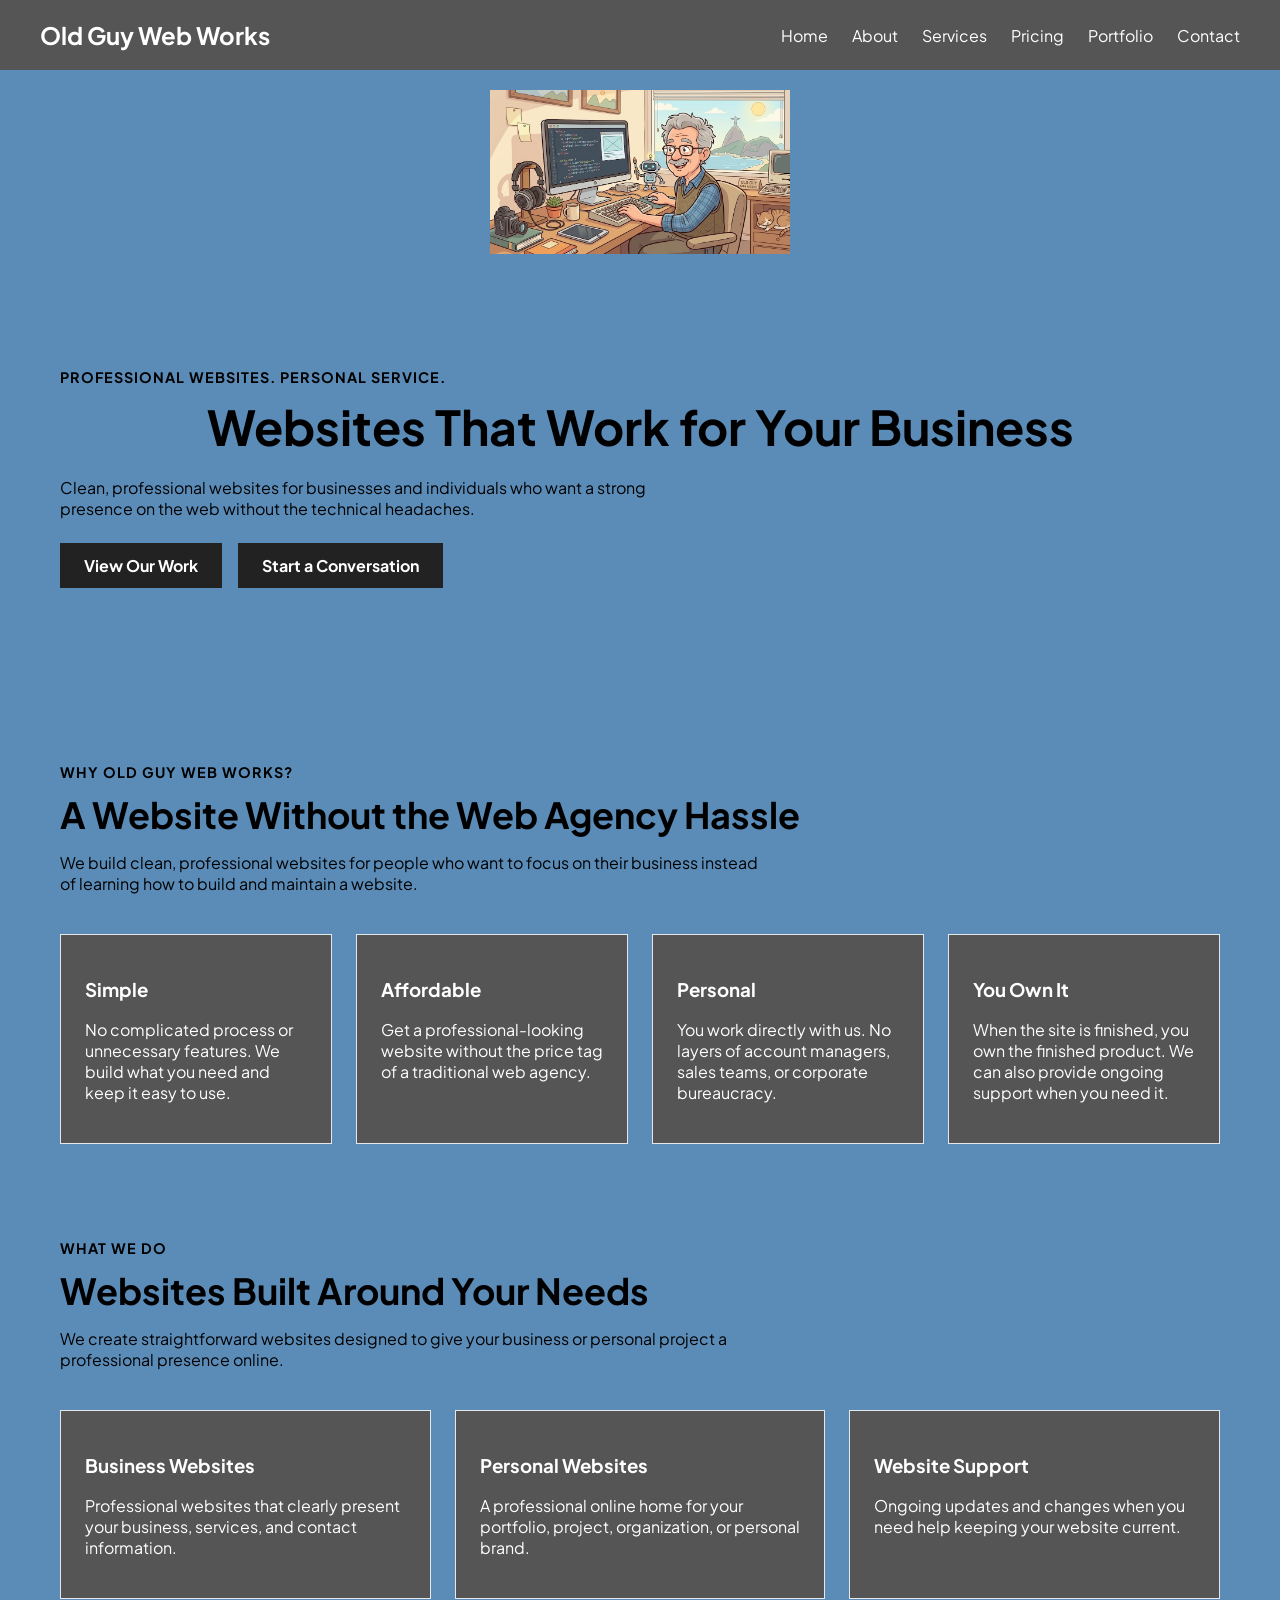
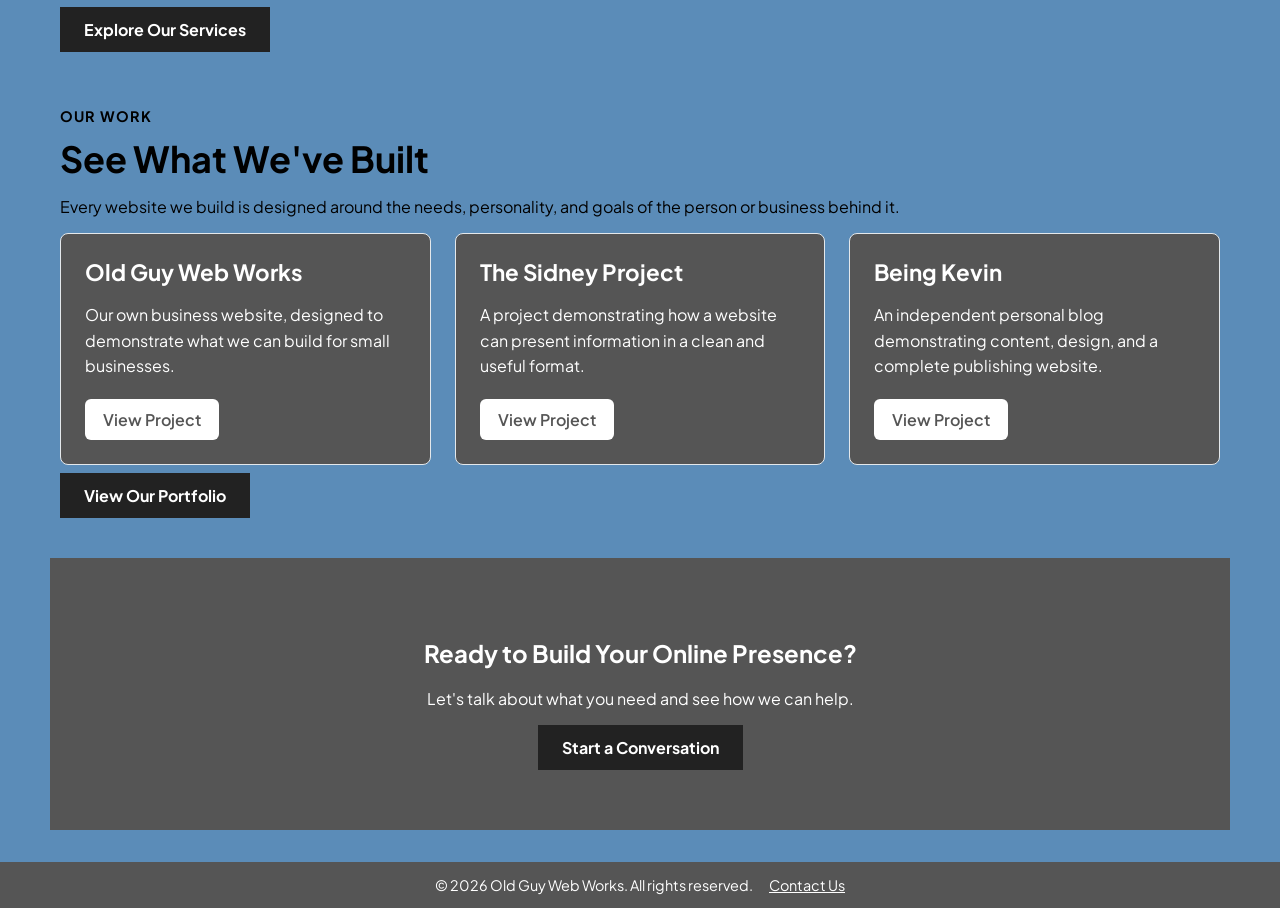
<file: index.html>
<!DOCTYPE html>
<html lang="en">

<!-- Design note we build all the HTML structure first before we start css styles -->
<!-- head , body, main, footer with all sections in the main section-->
 
<head>
    <!-- Tells the browser how to interpret the characters in the page.-->
    <meta charset="UTF-8">  

    <!-- This is essential for responsive websites. It tells mobile browsers to use the device's actual screen width.-->
    <meta name="viewport" content="width=device-width, initial-scale=1.0">

    <!--Appears in the browser tab and provides an important title for search engines-->
    <title>Old Guy Web Works | Professional Websites for Small Businesses</title>

    <!-- Google Fonts -->
    <link rel="preconnect" href="https://fonts.googleapis.com">
    <link rel="preconnect" href="https://fonts.gstatic.com" crossorigin>
    <link href="https://fonts.googleapis.com/css2?family=Plus+Jakarta+Sans:wght@400;600;700&display=swap" rel="stylesheet">

    <!-- Connects the HTML page to the external CSS stylesheet. -->
    <link rel="stylesheet" href="style/style.css">
</head>

<body>
    <!-- The header is the top section of the page, usually containing the logo and navigation links. -->
    <!-- The "site-header" class is used for styling the header section. -->
    <header class="site-header">

        <!-- The container is used to center the content and provide a maximum width. -->
        <div class="container">

            <!-- The site logo is a link to the homepage. -->
            <a class="site-logo" href="index.html">
                Old Guy Web Works
            </a>

            <!-- The navigation links for the main sections of the website. -->
            <!-- Each a tag represents a link to a different page. -->
            <nav class="site-nav">
                <a href="index.html">Home</a>
                <a href="about.html">About</a>
                <a href="services.html">Services</a>
                <a href="pricing.html">Pricing</a>
                <a href="portfolio.html">Portfolio</a>
                <a href="contact.html">Contact</a>
            </nav>

        </div>

    </header>

    <main>
        <img src="./Images/oldanimatedguy.jpg" alt="Animated Old Guy" class="hero-image">
        <!-- The main content area of the page. -->
        <!-- The hero section is the main visual area of the page. -->
        <section class="hero">

            <!-- The container is used to center the content and provide a maximum width. -->
            <div class="container">

                <!-- The eyebrow text provides context for the main heading. -->
                <p class="hero-eyebrow">Professional Websites. Personal Service.</p>

                <!-- The main heading for the hero section. -->
                <h1>Websites That Work for Your Business</h1>

                <!-- The supporting text for the hero section. -->
                <p class="hero-text">
                    Clean, professional websites for businesses and individuals
                    who want a strong presence on the web without the technical
                    headaches.
                </p>

                <!-- The action buttons for the hero section. -->
                <div class="hero-actions">
                    <a class="button" href="portfolio.html">View Our Work</a>
                    <a class="button button-dark" href="contact.html">Start a Conversation</a>
                </div>

            </div>

        </section>
        
        <!-- Explains why customers should choose Old Guy Web Works. -->
        <section class="why-us">

            <!-- The container is used to center the content and provide a maximum width. -->
            <div class="container">

                <!-- Introduces the purpose of this section. -->
                <p class="section-eyebrow">Why Old Guy Web Works?</p>

                <!-- The main heading for this section. -->
                <h2>A Website Without the Web Agency Hassle</h2>

                <!-- Supporting explanation of our approach. -->
                <p class="section-intro">
                    We build clean, professional websites for people who want
                    to focus on their business instead of learning how to
                    build and maintain a website.
                </p>

                <!-- Contains the individual benefits of working with us. -->
                <div class="why-us-grid">

                    <!-- Individual benefit. -->
                    <article class="why-us-card">
                        <h3>Simple</h3>
                        <p>
                            No complicated process or unnecessary features.
                            We build what you need and keep it easy to use.
                        </p>
                    </article>

                    <!-- Individual benefit. -->
                    <article class="why-us-card">
                        <h3>Affordable</h3>
                        <p>
                            Get a professional-looking website without the
                            price tag of a traditional web agency.
                        </p>
                    </article>

                    <!-- Individual benefit. -->
                    <article class="why-us-card">
                        <h3>Personal</h3>
                        <p>
                            You work directly with us. No layers of account
                            managers, sales teams, or corporate bureaucracy.
                        </p>
                    </article>

                    <!-- Individual benefit. -->
                    <article class="why-us-card">
                        <h3>You Own It</h3>
                        <p>
                            When the site is finished, you own the finished
                            product. We can also provide ongoing support when
                            you need it.
                        </p>
                    </article>

                </div>

            </div>

        </section>
        <!-- Gives visitors a quick overview of the services we provide. -->
        <section class="services-preview">

            <!-- The container is used to center the content and provide a maximum width. -->
            <div class="container">

                <!-- Introduces the purpose of this section. -->
                <p class="section-eyebrow">What We Do</p>

                <!-- The main heading for this section. -->
                <h2>Websites Built Around Your Needs</h2>

                <!-- Supporting explanation of our services. -->
                <p class="section-intro">
                    We create straightforward websites designed to give your
                    business or personal project a professional presence online.
                </p>

                <!-- Contains the individual services. -->
                <div class="services-grid">

                    <!-- Individual service. -->
                    <article class="service-card">
                        <h3>Business Websites</h3>
                        <p>
                            Professional websites that clearly present your
                            business, services, and contact information.
                        </p>
                    </article>

                    <!-- Individual service. -->
                    <article class="service-card">
                        <h3>Personal Websites</h3>
                        <p>
                            A professional online home for your portfolio,
                            project, organization, or personal brand.
                        </p>
                    </article>

                    <!-- Individual service. -->
                    <article class="service-card">
                        <h3>Website Support</h3>
                        <p>
                            Ongoing updates and changes when you need help
                            keeping your website current.
                        </p>
                    </article>

                </div>

                <!-- Links visitors to the full services page. -->
                <a class="button" href="services.html">Explore Our Services</a>

            </div>

        </section>
                <!-- Gives visitors a preview of completed projects. -->
        <section class="portfolio-preview">

            <!-- The container is used to center the content and provide a maximum width. -->
            <div class="container">

                <!-- Introduces the purpose of this section. -->
                <p class="section-eyebrow">Our Work</p>

                <!-- The main heading for this section. -->
                <h2>See What We've Built</h2>

                <!-- Supporting explanation of our portfolio. -->
                <p class="section-intro">
                    Every website we build is designed around the needs,
                    personality, and goals of the person or business behind it.
                </p>

                <!-- Contains previews of selected projects. -->
                <div class="portfolio-grid">

                    <!-- Individual portfolio project. -->
                    <article class="portfolio-card">
                        <h3>Old Guy Web Works</h3>
                        <p>
                            Our own business website, designed to demonstrate
                            what we can build for small businesses.
                        </p>
                        <a href="portfolio.html">View Project</a>
                    </article>

                    <!-- Individual portfolio project. -->
                    <article class="portfolio-card">
                        <h3>The Sidney Project</h3>
                        <p>
                            A project demonstrating how a website can present
                            information in a clean and useful format.
                        </p>
                        <a href="portfolio.html">View Project</a>
                    </article>

                    <!-- Individual portfolio project. -->
                    <article class="portfolio-card">
                        <h3>Being Kevin</h3>
                        <p>
                            An independent personal blog demonstrating content,
                            design, and a complete publishing website.
                        </p>
                        <a href="portfolio.html">View Project</a>
                    </article>

                </div>

                <!-- Links visitors to the complete portfolio. -->
                <a class="button" href="portfolio.html">View Our Portfolio</a>

            </div>

        </section>
                <!-- Provides a clear next step for visitors who are interested in working with us. -->
        <section class="cta">

            <!-- The container is used to center the content and provide a maximum width. -->
            <div class="container">

                <!-- The main heading for the call-to-action. -->
                <h2>Ready to Build Your Online Presence?</h2>

                <!-- Supporting text for the call-to-action. -->
                <p>
                    Let's talk about what you need and see how we can help.
                </p>

                <!-- Links visitors to the contact page. -->
                <a class="button" href="contact.html">Start a Conversation</a>

            </div>

        </section>

    </main>

    <!-- Contains information and navigation for the bottom of the website. -->
    <footer class="site-footer">

        <!-- The container is used to center the footer content and provide a maximum width. -->
        <div class="container">

            <!-- The copyright notice for the website. -->
            <p>&copy; 2026 Old Guy Web Works. All rights reserved.</p>

            <!-- A link to the contact page. -->
            <a href="contact.html">Contact Us</a>

        </div>

    </footer>

</body>

</html>
</file>
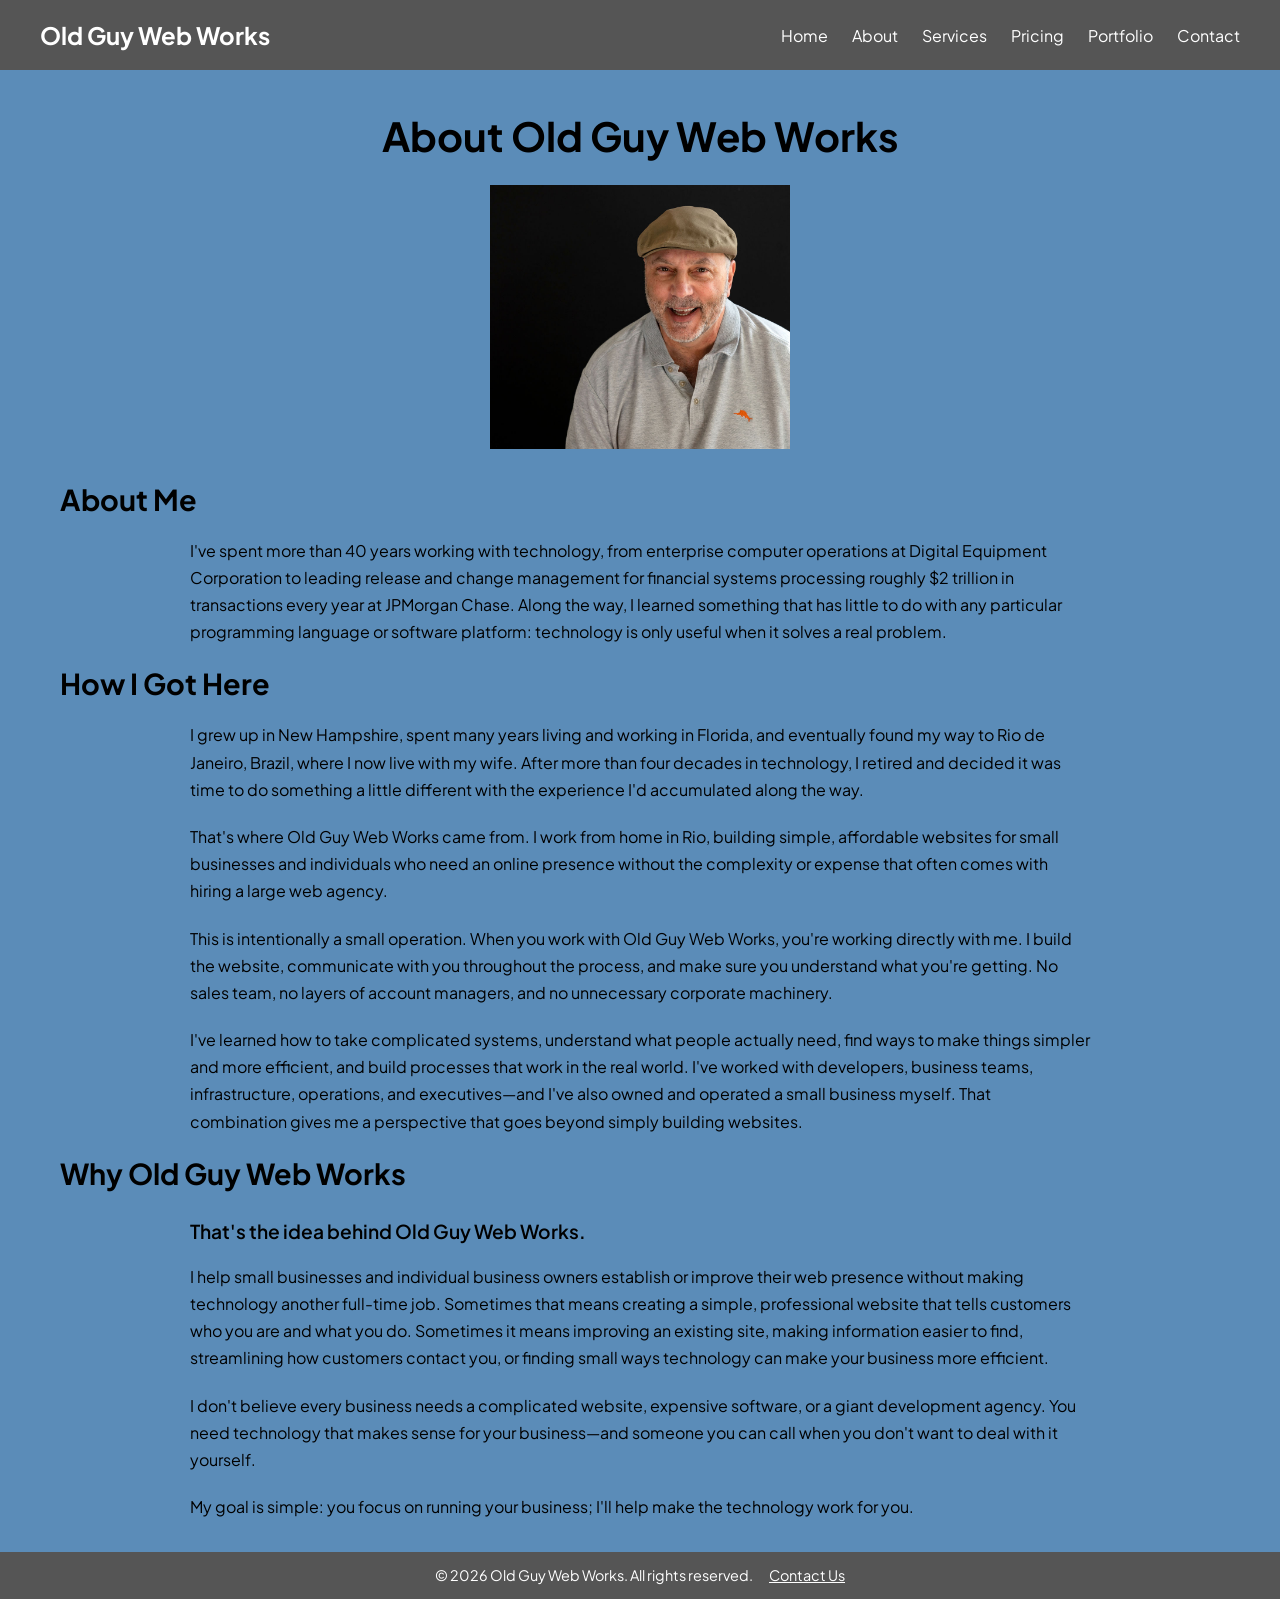
<file: about.html>
<!DOCTYPE html>
<html lang="en">

<head>
    <meta charset="UTF-8">
    <meta name="viewport" content="width=device-width, initial-scale=1.0">

    <title>About - Old Guy Web Works</title>

    <!-- Google Fonts -->
    <link rel="preconnect" href="https://fonts.googleapis.com">
    <link rel="preconnect" href="https://fonts.gstatic.com" crossorigin>
    <link href="https://fonts.googleapis.com/css2?family=Plus+Jakarta+Sans:wght@400;600;700&display=swap" rel="stylesheet">

    <!-- Link to your CSS file -->
    <link rel="stylesheet" href="style/style.css">
</head>

<body>

    <!-- Site header -->
    <header class="site-header">

        <div class="container">

            <a class="site-logo" href="index.html">
                Old Guy Web Works
            </a>

            <nav class="site-nav">
                <a href="index.html">Home</a>
                <a href="about.html">About</a>
                <a href="services.html">Services</a>
                <a href="pricing.html">Pricing</a>
                <a href="portfolio.html">Portfolio</a>
                <a href="contact.html">Contact</a>
            </nav>

        </div>

    </header>

    <main>

        <div class="container">

            <h1>About Old Guy Web Works</h1>

            <section id="about">

                <img src="./Images/kevininhat.jpg"
                     alt="Kevin in his workspace"
                     class="hero-image">

                <h2>About Me</h2>

                <p>
                    I've spent more than 40 years working with technology, from
                    enterprise computer operations at Digital Equipment Corporation
                    to leading release and change management for financial systems
                    processing roughly $2 trillion in transactions every year at
                    JPMorgan Chase. Along the way, I learned something that has
                    little to do with any particular programming language or
                    software platform: technology is only useful when it solves
                    a real problem.
                </p>

                <h2>How I Got Here</h2>
                <p>
                    I grew up in New Hampshire, spent many years living and working in
                    Florida, and eventually found my way to Rio de Janeiro, Brazil, where
                    I now live with my wife. After more than four decades in technology,
                    I retired and decided it was time to do something a little different
                    with the experience I'd accumulated along the way.
                </p>

                <p>
                    That's where Old Guy Web Works came from. I work from home in Rio,
                    building simple, affordable websites for small businesses and
                    individuals who need an online presence without the complexity or
                    expense that often comes with hiring a large web agency.
                </p>

                <p>
                    This is intentionally a small operation. When you work with Old Guy
                    Web Works, you're working directly with me. I build the website,
                    communicate with you throughout the process, and make sure you
                    understand what you're getting. No sales team, no layers of account
                    managers, and no unnecessary corporate machinery.
                </p>

                <p>
                    I've learned how to take complicated systems, understand what
                    people actually need, find ways to make things simpler and more
                    efficient, and build processes that work in the real world.
                    I've worked with developers, business teams, infrastructure,
                    operations, and executives—and I've also owned and operated a
                    small business myself. That combination gives me a perspective
                    that goes beyond simply building websites.
                </p>

                <h2>Why Old Guy Web Works</h2>

                <h3>That's the idea behind Old Guy Web Works.</h3>

                <p>
                    I help small businesses and individual business owners establish
                    or improve their web presence without making technology another
                    full-time job. Sometimes that means creating a simple,
                    professional website that tells customers who you are and what
                    you do. Sometimes it means improving an existing site, making
                    information easier to find, streamlining how customers contact
                    you, or finding small ways technology can make your business
                    more efficient.
                </p>

                <p>
                    I don't believe every business needs a complicated website,
                    expensive software, or a giant development agency. You need
                    technology that makes sense for your business—and someone you
                    can call when you don't want to deal with it yourself.
                </p>

                <p>
                    My goal is simple: you focus on running your business; I'll
                    help make the technology work for you.
                </p>

            </section>

        </div>

    </main>

    <!-- Site footer -->
    <footer class="site-footer">

        <div class="container">

            <p>&copy; 2026 Old Guy Web Works. All rights reserved.</p>

            <a href="contact.html">Contact Us</a>

        </div>

    </footer>

</body>

</html>
</file>
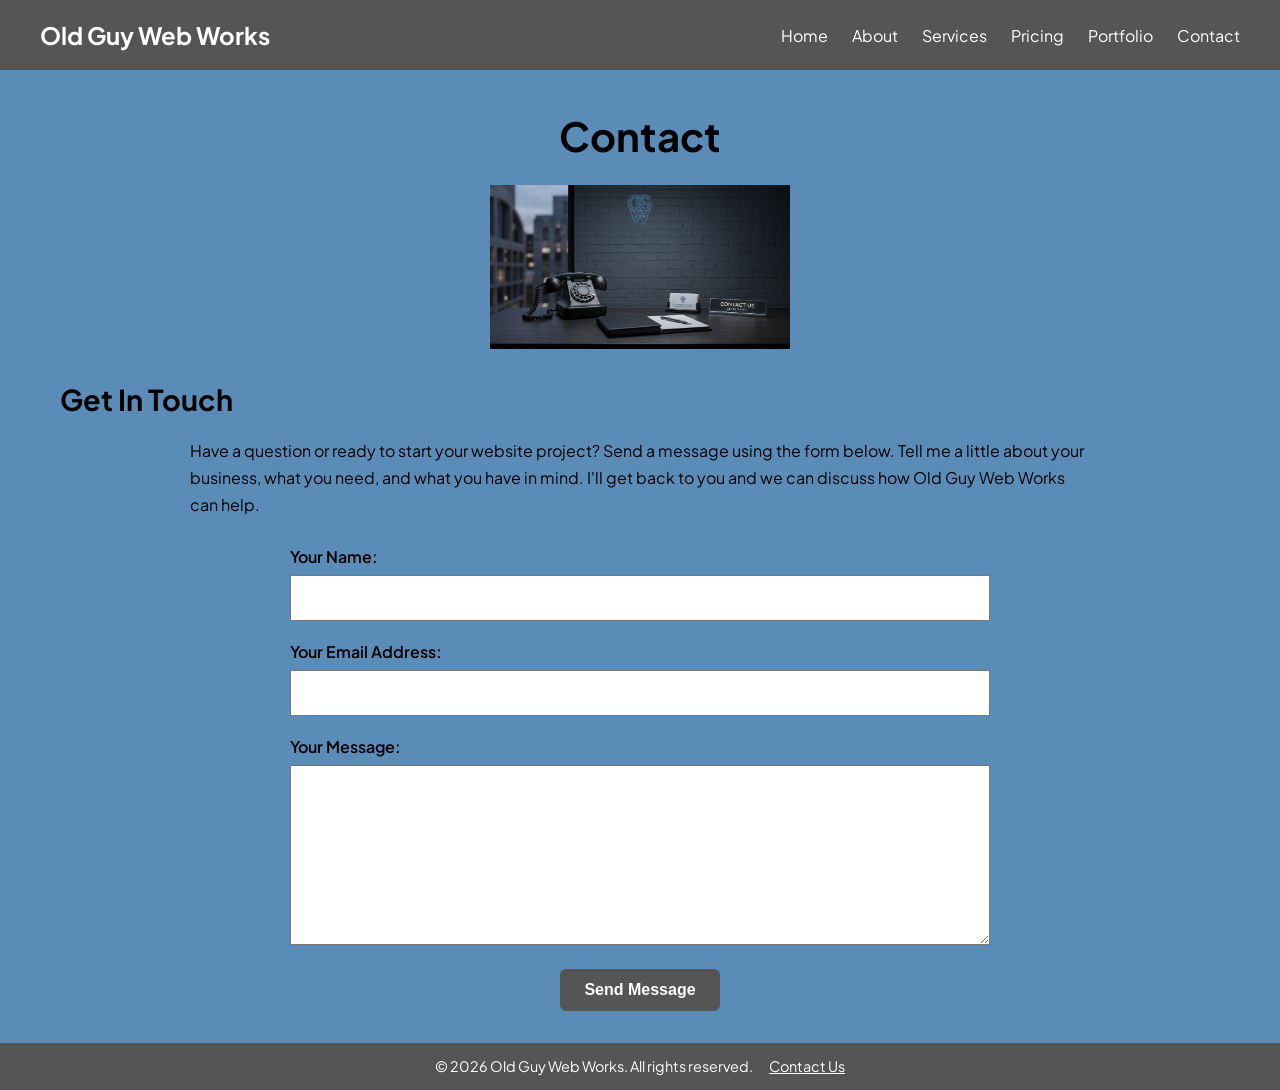
<file: contact.html>
<!DOCTYPE html>
<html lang="en">

<head>
    <meta charset="UTF-8">
    <meta name="viewport" content="width=device-width, initial-scale=1.0">

    <title>Contact - Old Guy Web Works</title>

    <!-- Google Fonts -->
    <link rel="preconnect" href="https://fonts.googleapis.com">
    <link rel="preconnect" href="https://fonts.gstatic.com" crossorigin>
    <link href="https://fonts.googleapis.com/css2?family=Plus+Jakarta+Sans:wght@400;600;700&display=swap" rel="stylesheet">

    <!-- Link to your CSS file -->
    <link rel="stylesheet" href="style/style.css">
</head>

<body>

    <!-- Site header -->
    <header class="site-header">

        <div class="container">

            <a class="site-logo" href="index.html">
                Old Guy Web Works
            </a>

            <nav class="site-nav">
                <a href="index.html">Home</a>
                <a href="about.html">About</a>
                <a href="services.html">Services</a>
                <a href="pricing.html">Pricing</a>
                <a href="portfolio.html">Portfolio</a>
                <a href="contact.html">Contact</a>
            </nav>

        </div>

    </header>

    <main>

        <div class="container">

            <h1>Contact</h1>

            <section id="contact">

                <img src="./Images/contact.jpg"
                     alt="Old Guy Web Works workspace"
                     class="hero-image">

                <h2>Get In Touch</h2>

                <p>
                    Have a question or ready to start your website project?
                    Send a message using the form below. Tell me a little
                    about your business, what you need, and what you have
                    in mind. I'll get back to you and we can discuss how
                    Old Guy Web Works can help.
                </p>

                <!-- Contact Form using FormSubmit.co -->
                <form action="https://formsubmit.co/ajax/kwholley63@gmail.com"
                      method="POST"
                      id="contact-form">

                    <!-- Spam Prevention: Hidden field to trick spambots -->
                    <input type="text" name="_honey" style="display:none">

                    <!-- Custom Thank You Page -->
                    <input type="hidden"
                           name="_next"
                           value="https://kwholley63.github.io/oldguywebworks/thank-you.html">

                    <div>
                        <label for="name">Your Name:</label>
                        <input type="text"
                               id="name"
                               name="Name"
                               required>
                    </div>

                    <div>
                        <label for="email">Your Email Address:</label>
                        <input type="email"
                               id="email"
                               name="Email"
                               required>
                    </div>

                    <div>
                        <label for="message">Your Message:</label>
                        <textarea id="message"
                                  name="Message"
                                  class="message-box"
                                  required></textarea>
                    </div>

                    <button type="submit">Send Message</button>

                </form>

                <!--
                    CONTACT FORM AJAX SUBMISSION

                    Prevents the browser from leaving the Contact page
                    when the form is submitted.

                    The form is sent to FormSubmit using its AJAX endpoint.

                    If FormSubmit reports a successful submission,
                    the visitor is sent to our custom Thank You page.
                -->

                <script>
                    document.getElementById("contact-form").addEventListener("submit", function(event) {

                        event.preventDefault();

                        const form = event.target;
                        const formData = new FormData(form);

                        fetch(form.action, {
                            method: "POST",
                            body: formData
                        })
                        .then(response => response.json())
                        .then(data => {

                            if (data.success === "true") {
                                window.location.href = "thank-you.html";
                            } else {
                                alert("There was a problem sending your message. Please try again.");
                            }

                        })
                        .catch(() => {

                            alert("There was a problem sending your message. Please try again.");

                        });

                    });
                </script>

            </section>

        </div>

    </main>

    <!-- Site footer -->
    <footer class="site-footer">

        <div class="container">

            <p>&copy; 2026 Old Guy Web Works. All rights reserved.</p>

            <a href="contact.html">Contact Us</a>

        </div>

    </footer>

</body>

</html>
</file>
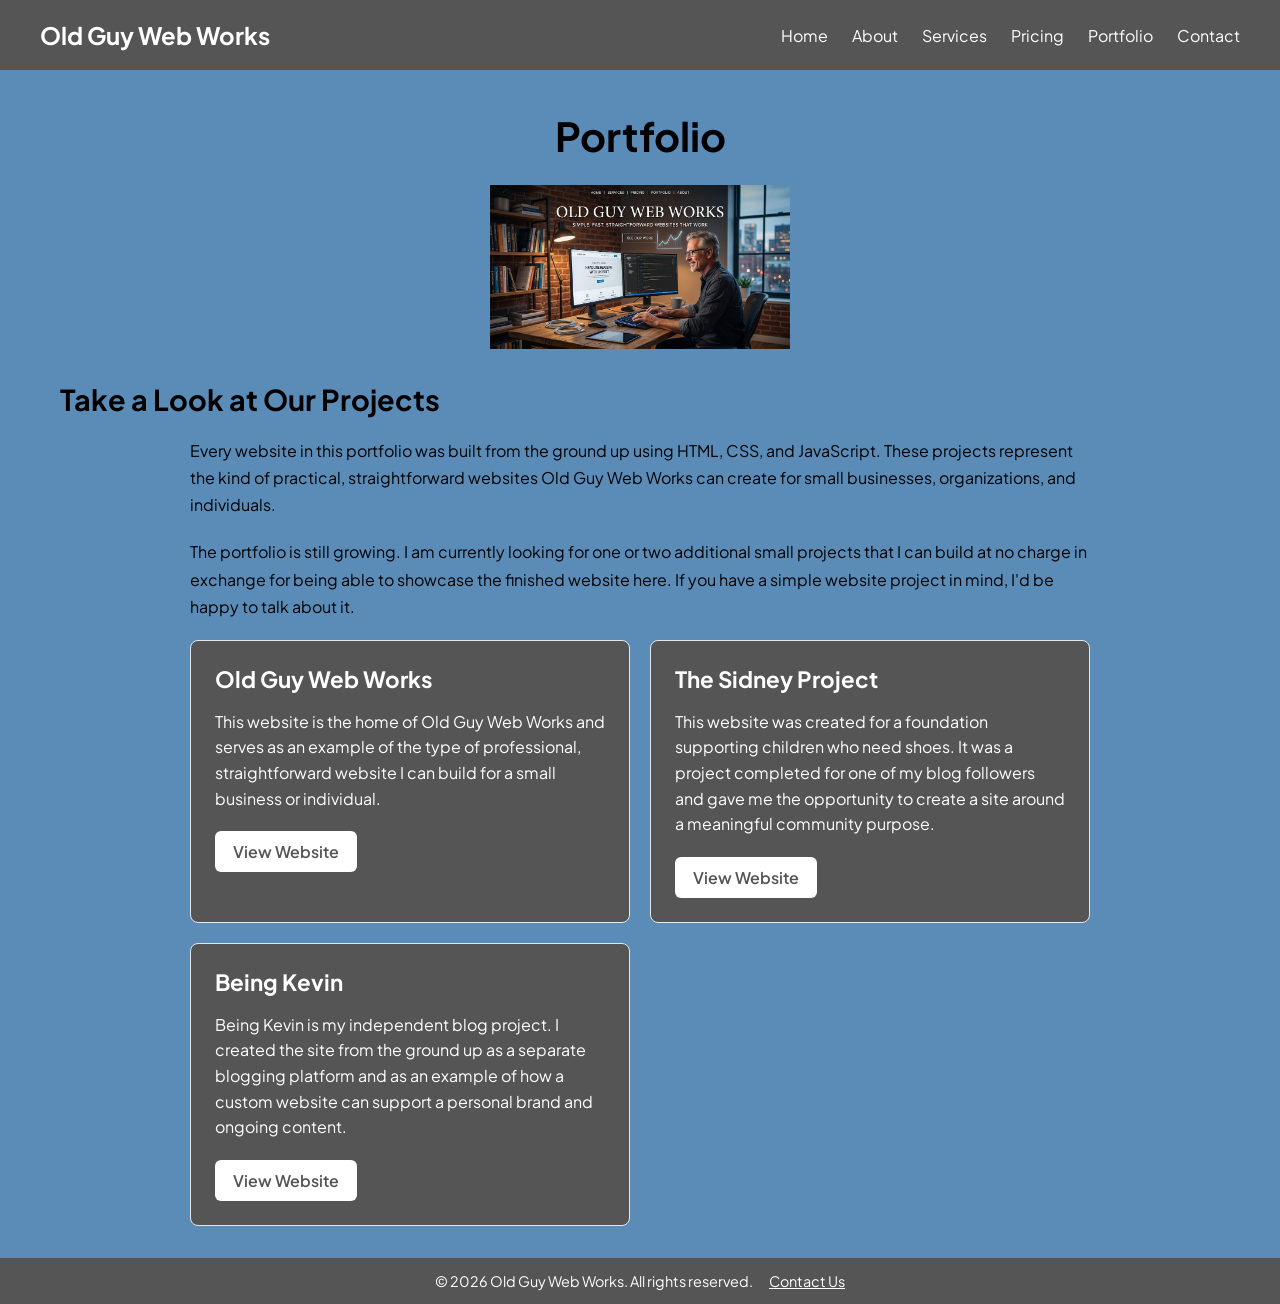
<file: portfolio.html>
<!DOCTYPE html>
<html lang="en">

<head>
    <meta charset="UTF-8">
    <meta name="viewport" content="width=device-width, initial-scale=1.0">

    <title>Portfolio - Old Guy Web Works</title>

    <!-- Google Fonts -->
    <link rel="preconnect" href="https://fonts.googleapis.com">
    <link rel="preconnect" href="https://fonts.gstatic.com" crossorigin>
    <link href="https://fonts.googleapis.com/css2?family=Plus+Jakarta+Sans:wght@400;600;700&display=swap" rel="stylesheet">

    <!-- Link to your CSS file -->
    <link rel="stylesheet" href="style/style.css">
</head>

<body>

    <!-- Site header -->
    <header class="site-header">

        <div class="container">

            <a class="site-logo" href="index.html">
                Old Guy Web Works
            </a>

            <nav class="site-nav">
                <a href="index.html">Home</a>
                <a href="about.html">About</a>
                <a href="services.html">Services</a>
                <a href="pricing.html">Pricing</a>
                <a href="portfolio.html">Portfolio</a>
                <a href="contact.html">Contact</a>
            </nav>

        </div>

    </header>

    <main>

        <div class="container">

            <h1>Portfolio</h1>

            <section id="portfolio">

                <img src="./Images/OldGuyWebWorksimage.jpg"
                     alt="Old Guy Web Works workspace"
                     class="hero-image">

                <h2>Take a Look at Our Projects</h2>

                <p>
                    Every website in this portfolio was built from the ground up
                    using HTML, CSS, and JavaScript. These projects represent the
                    kind of practical, straightforward websites Old Guy Web Works
                    can create for small businesses, organizations, and individuals.
                </p>

                <p>
                    The portfolio is still growing. I am currently looking for
                    one or two additional small projects that I can build at no
                    charge in exchange for being able to showcase the finished
                    website here. If you have a simple website project in mind,
                    I'd be happy to talk about it.
                </p>

                <div class="portfolio-cards">

                    <div class="portfolio-card">

                        <h3>Old Guy Web Works</h3>

                        <p>
                            This website is the home of Old Guy Web Works and
                            serves as an example of the type of professional,
                            straightforward website I can build for a small
                            business or individual.
                        </p>

                        <a href="https://kwholley63.github.io/oldguywebworks/"
                           target="_blank"
                           rel="noopener noreferrer">
                            View Website
                        </a>

                    </div>

                    <div class="portfolio-card">

                        <h3>The Sidney Project</h3>

                        <p>
                            This website was created for a foundation supporting
                            children who need shoes. It was a project completed
                            for one of my blog followers and gave me the opportunity
                            to create a site around a meaningful community purpose.
                        </p>

                        <a href="https://kwholley63.github.io/the-sidney-project/"
                           target="_blank"
                           rel="noopener noreferrer">
                            View Website
                        </a>

                    </div>

                    <div class="portfolio-card">

                        <h3>Being Kevin</h3>

                        <p>
                            Being Kevin is my independent blog project. I created
                            the site from the ground up as a separate blogging
                            platform and as an example of how a custom website can
                            support a personal brand and ongoing content.
                        </p>

                        <a href="https://kwholley63.github.io/being-kevin/"
                           target="_blank"
                           rel="noopener noreferrer">
                            View Website
                        </a>

                    </div>

                </div>

            </section>

        </div>

    </main>

    <!-- Site footer -->
    <footer class="site-footer">

        <div class="container">

            <p>&copy; 2026 Old Guy Web Works. All rights reserved.</p>

            <a href="contact.html">Contact Us</a>

        </div>

    </footer>

</body>

</html>
</file>
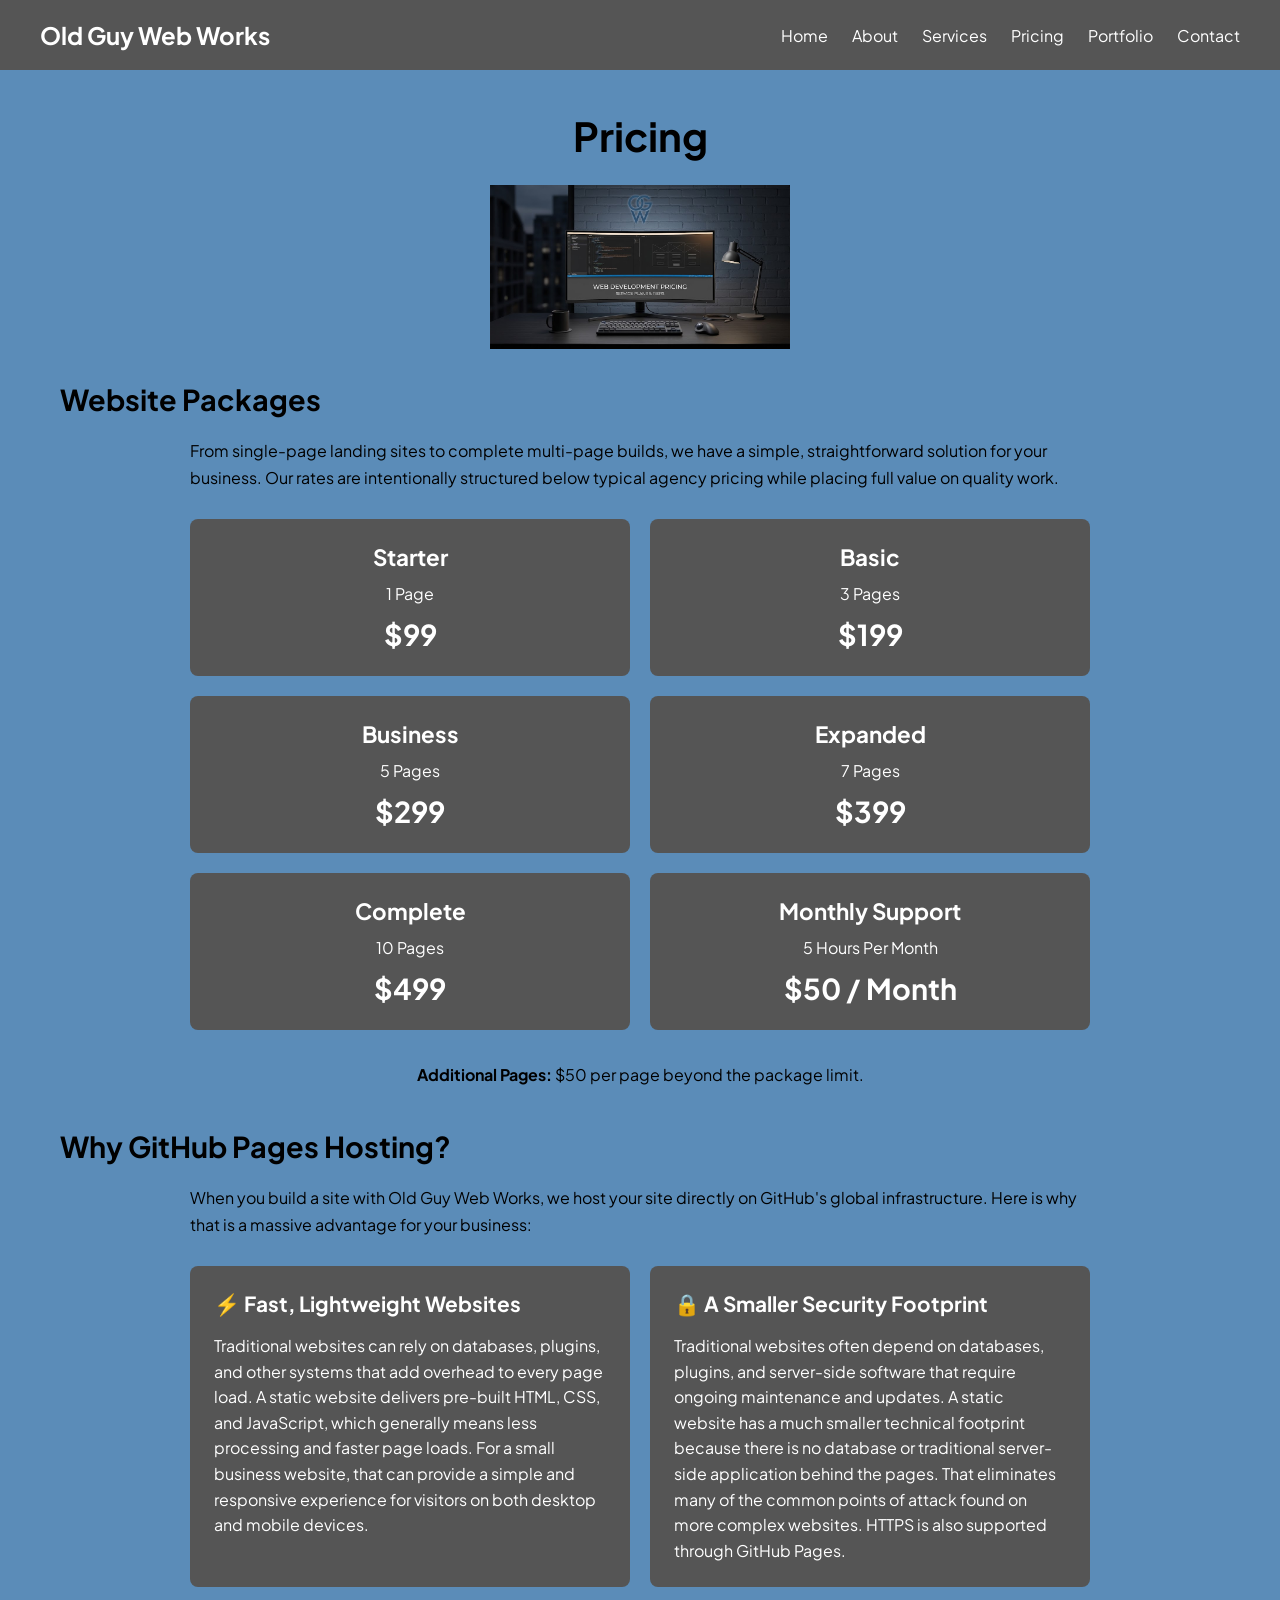
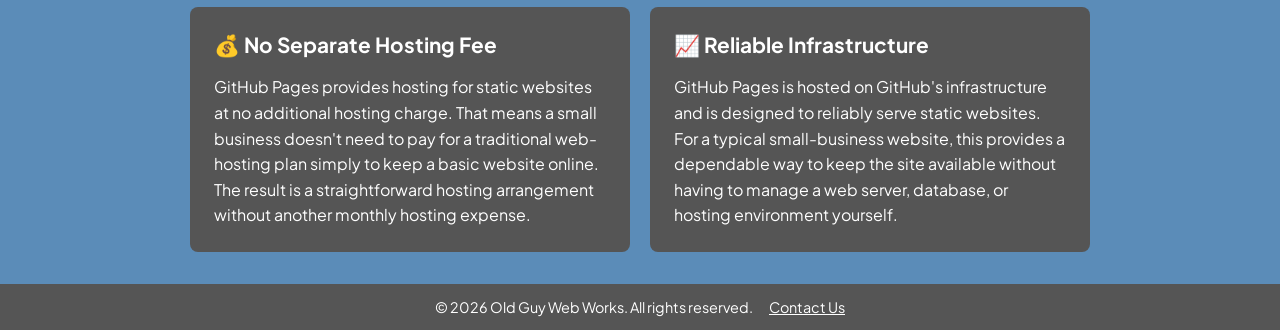
<file: pricing.html>
<!DOCTYPE html>
<html lang="en">

<head>
    <meta charset="UTF-8">
    <meta name="viewport" content="width=device-width, initial-scale=1.0">

    <title>Pricing - Old Guy Web Works</title>

    <!-- Google Fonts -->
    <link rel="preconnect" href="https://fonts.googleapis.com">
    <link rel="preconnect" href="https://fonts.gstatic.com" crossorigin>
    <link href="https://fonts.googleapis.com/css2?family=Plus+Jakarta+Sans:wght@400;600;700&display=swap" rel="stylesheet">

    <!-- Link to your CSS file -->
    <link rel="stylesheet" href="style/style.css">
</head>

<body>

    <!-- Site header -->
    <header class="site-header">

        <div class="container">

            <a class="site-logo" href="index.html">
                Old Guy Web Works
            </a>

            <nav class="site-nav">
                <a href="index.html">Home</a>
                <a href="about.html">About</a>
                <a href="services.html">Services</a>
                <a href="pricing.html">Pricing</a>
                <a href="portfolio.html">Portfolio</a>
                <a href="contact.html">Contact</a>
            </nav>

        </div>

    </header>

    <main>

        <div class="container">

            <h1>Pricing</h1>

            <section id="pricing-packages">

                <img src="./Images/pricing.jpg"
                     alt="Old Guy Web Works workspace"
                     class="hero-image">

                <h2>Website Packages</h2>

                <p class="pricing-intro">
                    From single-page landing sites to complete multi-page builds,
                    we have a simple, straightforward solution for your business.
                    Our rates are intentionally structured below typical agency
                    pricing while placing full value on quality work.
                </p>

                <div class="pricing-cards">

                    <div class="pricing-card">
                        <h3>Starter</h3>
                        <p class="pages-included">1 Page</p>
                        <p class="price">$99</p>
                    </div>

                    <div class="pricing-card">
                        <h3>Basic</h3>
                        <p class="pages-included">3 Pages</p>
                        <p class="price">$199</p>
                    </div>

                    <div class="pricing-card">
                        <h3>Business</h3>
                        <p class="pages-included">5 Pages</p>
                        <p class="price">$299</p>
                    </div>

                    <div class="pricing-card">
                        <h3>Expanded</h3>
                        <p class="pages-included">7 Pages</p>
                        <p class="price">$399</p>
                    </div>

                    <div class="pricing-card">
                        <h3>Complete</h3>
                        <p class="pages-included">10 Pages</p>
                        <p class="price">$499</p>
                    </div>

                    <div class="pricing-card">
                        <h3>Monthly Support</h3>
                        <p class="pages-included">5 Hours Per Month</p>
                        <p class="price">$50 / Month</p>
                    </div>

                </div>

                <div class="additional-pages">
                    <p>
                        <strong>Additional Pages:</strong>
                        $50 per page beyond the package limit.
                    </p>
                </div>

            </section>

            <section id="hosting-advantages">

                <h2>Why GitHub Pages Hosting?</h2>

                <p>
                    When you build a site with Old Guy Web Works, we host your
                    site directly on GitHub's global infrastructure. Here is why
                    that is a massive advantage for your business:
                </p>

                <div class="advantage-cards">

                    <div class="card">
                        <h3>⚡ Fast, Lightweight Websites</h3>
                        <p> 
                            Traditional websites can rely on databases, plugins, and 
                            other systems that add overhead to every page load. 
                            A static website delivers pre-built HTML, CSS, and 
                            JavaScript, which generally means less processing 
                            and faster page loads. For a small business website, 
                            that can provide a simple and responsive experience 
                            for visitors on both desktop and mobile devices.
                        </p>
                    </div>

                    <div class="card">
                        <h3>🔒 A Smaller Security Footprint</h3>
                        <p> Traditional websites often depend on databases, 
                            plugins, and server-side software that require 
                            ongoing maintenance and updates. A static website 
                            has a much smaller technical footprint because there 
                            is no database or traditional server-side application 
                            behind the pages. That eliminates many of the common 
                            points of attack found on more complex websites. 
                            HTTPS is also supported through GitHub Pages.
                        </p>
                    </div>

                    <div class="card">
                        <h3>💰 No Separate Hosting Fee</h3>
                        <p> 
                            GitHub Pages provides hosting for static websites 
                            at no additional hosting charge. That means a small 
                            business doesn't need to pay for a traditional web-hosting 
                            plan simply to keep a basic website online. The result is 
                            a straightforward hosting arrangement without another monthly 
                            hosting expense.
                        </p>
                    </div>

                    <div class="card">
                        <h3>📈 Reliable Infrastructure</h3>
                        <p>
                            GitHub Pages is hosted on GitHub's infrastructure 
                            and is designed to reliably serve static websites. 
                            For a typical small-business website, this provides 
                            a dependable way to keep the site available without 
                            having to manage a web server, database, or hosting 
                            environment yourself.
                        </p>
                    </div>

                </div>

            </section>

        </div>

    </main>

    <!-- Site footer -->
    <footer class="site-footer">

        <div class="container">

            <p>&copy; 2026 Old Guy Web Works. All rights reserved.</p>

            <a href="contact.html">Contact Us</a>

        </div>

    </footer>

</body>

</html>
</file>
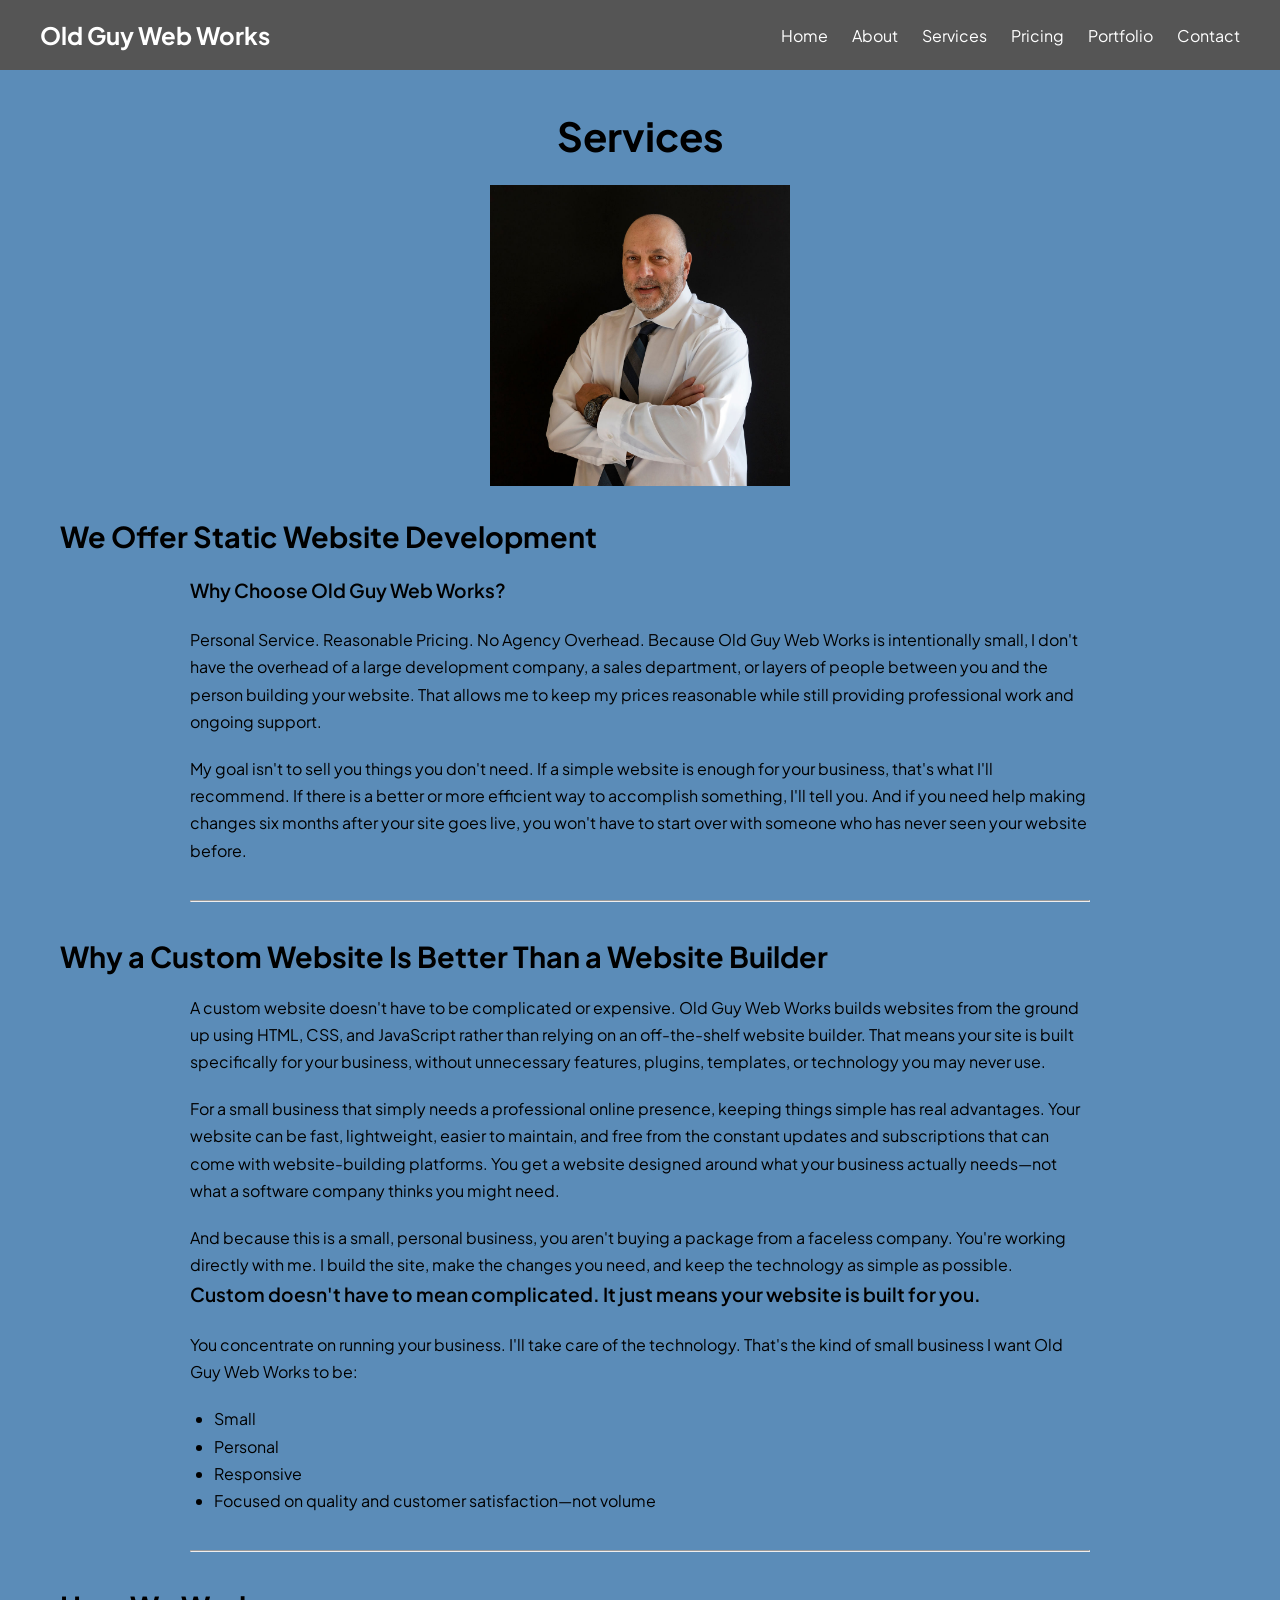
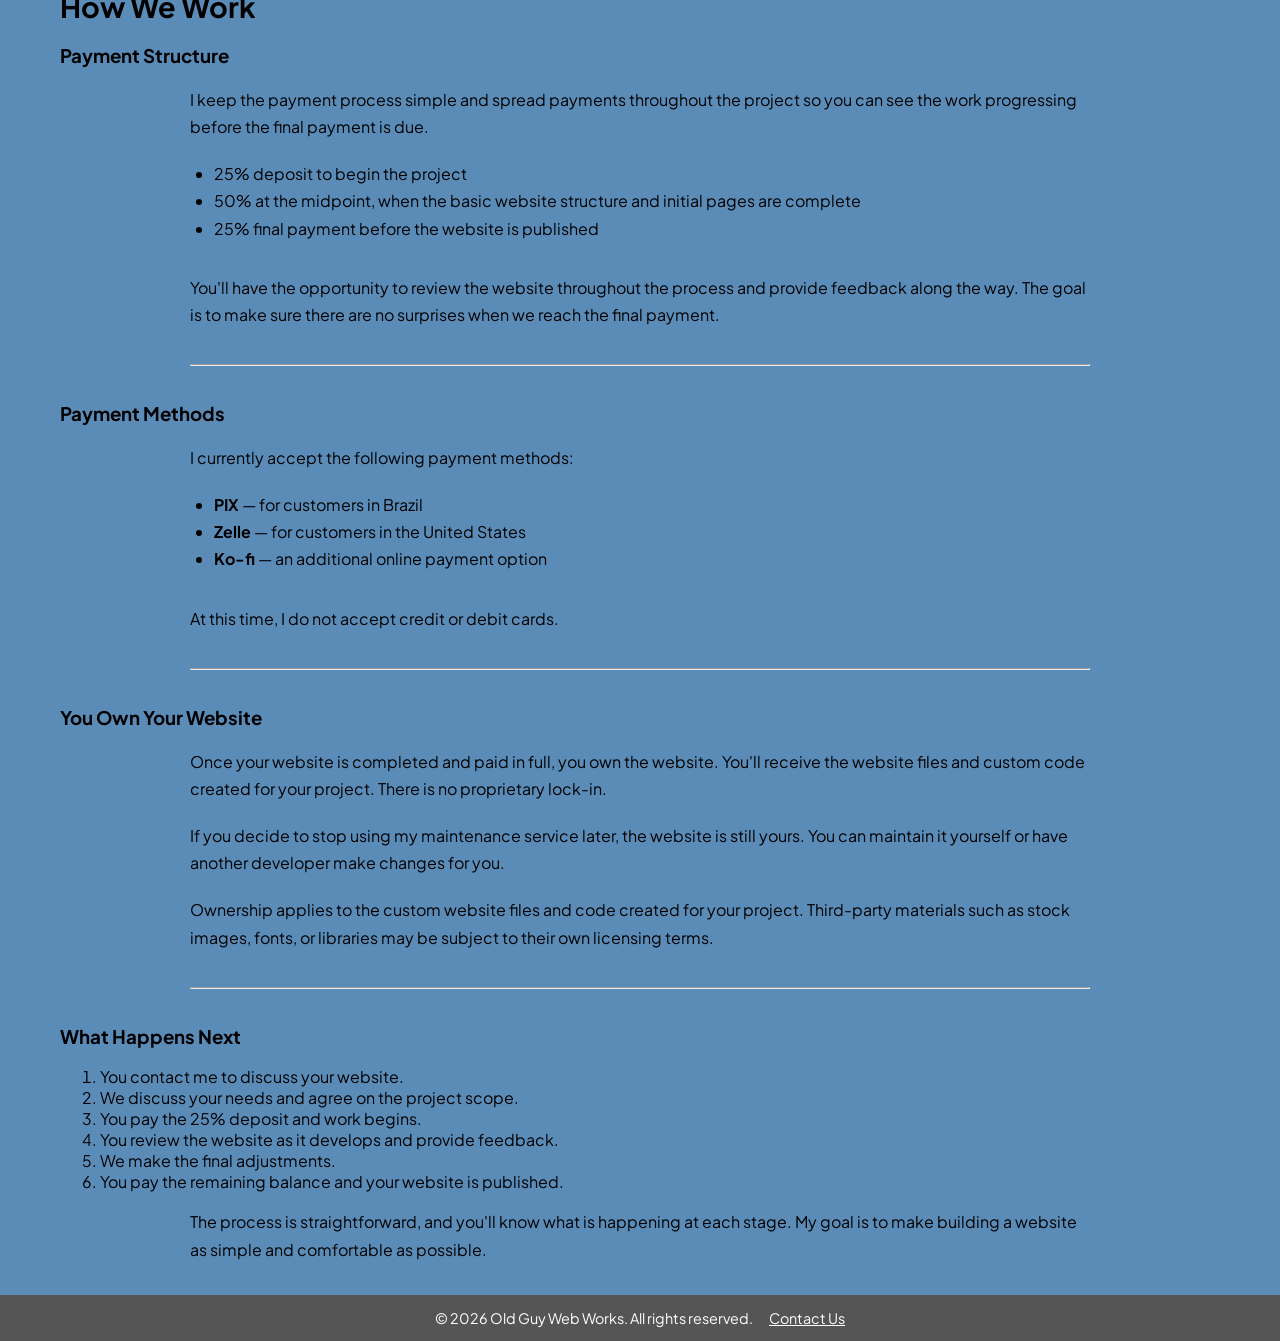
<file: services.html>
<!DOCTYPE html>
<html lang="en">

<head>
    <meta charset="UTF-8">
    <meta name="viewport" content="width=device-width, initial-scale=1.0">

    <title>Services - Old Guy Web Works</title>

    <!-- Google Fonts -->
    <link rel="preconnect" href="https://fonts.googleapis.com">
    <link rel="preconnect" href="https://fonts.gstatic.com" crossorigin>
    <link href="https://fonts.googleapis.com/css2?family=Plus+Jakarta+Sans:wght@400;600;700&display=swap" rel="stylesheet">
    
    <!-- Link to your CSS file -->
    <link rel="stylesheet" href="style/style.css">
</head>

<body>

    <!-- Site header -->
    <header class="site-header">

        <div class="container">

            <a class="site-logo" href="index.html">
                Old Guy Web Works
            </a>

            <nav class="site-nav">
                <a href="index.html">Home</a>
                <a href="about.html">About</a>
                <a href="services.html">Services</a>
                <a href="pricing.html">Pricing</a>
                <a href="portfolio.html">Portfolio</a>
                <a href="contact.html">Contact</a>
            </nav>

        </div>

    </header>

    <main>

        <div class="container">

            <h1>Services</h1>

            <section id="services">

                <img src="./Images/kevinintie.jpg"
                     alt="Old Guy Web Works workspace"
                     class="hero-image">

                <h2>We Offer Static Website Development</h2>

                <p>
                    <strong>Why Choose Old Guy Web Works?</strong>
                </p>

                <p>
                    Personal Service. Reasonable Pricing. No Agency Overhead.
                    Because Old Guy Web Works is intentionally small, I don't
                    have the overhead of a large development company, a sales
                    department, or layers of people between you and the person
                    building your website. That allows me to keep my prices
                    reasonable while still providing professional work and
                    ongoing support.
                </p>

                <p>
                    My goal isn't to sell you things you don't need. If a simple
                    website is enough for your business, that's what I'll
                    recommend. If there is a better or more efficient way to
                    accomplish something, I'll tell you. And if you need help
                    making changes six months after your site goes live, you
                    won't have to start over with someone who has never seen
                    your website before.
                </p>

                <hr>

                <h2 class="service-tagline">
                    Why a Custom Website Is Better Than a Website Builder
                </h2>

                <p>
                    A custom website doesn't have to be complicated or expensive.
                    Old Guy Web Works builds websites from the ground up using
                    HTML, CSS, and JavaScript rather than relying on an
                    off-the-shelf website builder. That means your site is built
                    specifically for your business, without unnecessary features,
                    plugins, templates, or technology you may never use.
                </p>

                <p>
                    For a small business that simply needs a professional online
                    presence, keeping things simple has real advantages. Your
                    website can be fast, lightweight, easier to maintain, and
                    free from the constant updates and subscriptions that can
                    come with website-building platforms. You get a website
                    designed around what your business actually needs—not what
                    a software company thinks you might need.
                </p>

                <p>
                    And because this is a small, personal business, you aren't
                    buying a package from a faceless company. You're working
                    directly with me. I build the site, make the changes you
                    need, and keep the technology as simple as possible.
                    <strong>Custom doesn't have to mean complicated. It just
                    means your website is built for you.</strong>
                </p>

                <p>
                    You concentrate on running your business. I'll take care of
                    the technology. That's the kind of small business I want
                    Old Guy Web Works to be:
                </p>

                <ul> 
                    <li>Small</li> 
                    <li>Personal</li> 
                    <li>Responsive</li> 
                    <li>Focused on quality and customer satisfaction—not volume</li> 
                </ul>

                <!--
                    PAYMENT STRUCTURE

                    Explains how project payments are divided
                    throughout the website development process.

                    Why:
                    Spreading payments across the project gives
                    the client an opportunity to review the work
                    as it develops rather than paying everything
                    upfront or waiting until the very end.
                -->

                <hr>

                <h2>How We Work</h2>

                <h3>Payment Structure</h3>

                <p>
                    I keep the payment process simple and spread payments
                    throughout the project so you can see the work progressing
                    before the final payment is due.
                </p>

                <ul>
                    <li>25% deposit to begin the project</li>
                    <li>50% at the midpoint, when the basic website structure and initial pages are complete</li>
                    <li>25% final payment before the website is published</li>
                </ul>

                <p>
                    You'll have the opportunity to review the website throughout
                    the process and provide feedback along the way. The goal is
                    to make sure there are no surprises when we reach the final
                    payment.
                </p>
                <!--
                    SECTION DIVIDER

                    Separates the Payment Structure section from
                    the Payment Methods section that follows.

                    Why:
                        Provides a clear visual break between the
                        different parts of the How We Work section.
                -->

                <hr>
                <!--
                    PAYMENT METHODS

                    Lists the payment options currently available
                    to Old Guy Web Works clients.

                    Why:
                    Clearly identifying the available payment
                    methods lets clients know how they can pay
                    before starting a project.
                -->

                <h3>Payment Methods</h3>

                <p>
                    I currently accept the following payment methods:
                </p>

                <ul>
                    <li><strong>PIX</strong>     — for customers in Brazil</li>
                    <li><strong>Zelle</strong> — for customers in the United States</li>
                    <li><strong>Ko-fi</strong> — an additional online payment option</li>
                </ul>

                <p>
                    At this time, I do not accept credit or debit cards.
                </p>
                <!--
                    SECTION DIVIDER

                    Separates the Payment Methods section from
                    the You Own Your Website section that follows.

                    Why:
                        Provides a clear visual break between the
                        different parts of the How We Work section.
                -->

                <hr>
                <!--
                    WEBSITE OWNERSHIP

                    Explains what the customer receives when the
                    website project is completed and paid in full.

                    Why:
                    Makes it clear that customers own the custom
                    website created for them and are not locked
                    into Old Guy Web Works for future maintenance.
                -->

                <h3>You Own Your Website</h3>

                <p>
                    Once your website is completed and paid in full, you own
                    the website. You'll receive the website files and custom
                    code created for your project. There is no proprietary
                    lock-in.
                </p>

                <p>
                    If you decide to stop using my maintenance service later,
                    the website is still yours. You can maintain it yourself
                    or have another developer make changes for you.
                </p>

                <p>
                    Ownership applies to the custom website files and code
                    created for your project. Third-party materials such as
                    stock images, fonts, or libraries may be subject to their
                    own licensing terms.
                </p>
                <!--
                    SECTION DIVIDER

                    Separates the You Own Your Website section
                    from the What Happens Next section that follows.

                    Why:
                        Provides a clear visual break between the
                        different parts of the How We Work section.
                -->

                <hr>
                    <!--
                    WHAT HAPPENS NEXT

                    Gives prospective clients a simple overview of
                    what happens after they decide to move forward.

                    Why:
                    A clear process helps clients understand what
                    to expect and makes getting started easier.
                -->

                <h3>What Happens Next</h3>

                <ol>
                    <li>You contact me to discuss your website.</li>
                    <li>We discuss your needs and agree on the project scope.</li>
                    <li>You pay the 25% deposit and work begins.</li>
                    <li>You review the website as it develops and provide feedback.</li>
                    <li>We make the final adjustments.</li>
                    <li>You pay the remaining balance and your website is published.</li>
                </ol>

                <p>
                    The process is straightforward, and you'll know what is
                    happening at each stage. My goal is to make building a
                    website as simple and comfortable as possible.
                </p>
            </section>
                        </section>

        </div>

    </main>

    <!--
        SITE FOOTER

        Provides the standard footer used throughout
        the Old Guy Web Works website.

        Why:
            Keeps the Services page consistent with the
            other pages and provides a convenient Contact
            link for visitors.
    -->

    <footer class="site-footer">

        <div class="container">

            <p>&copy; 2026 Old Guy Web Works. All rights reserved.</p>

            <a href="contact.html">Contact Us</a>

        </div>

    </footer>

</body>

</html>
</file>
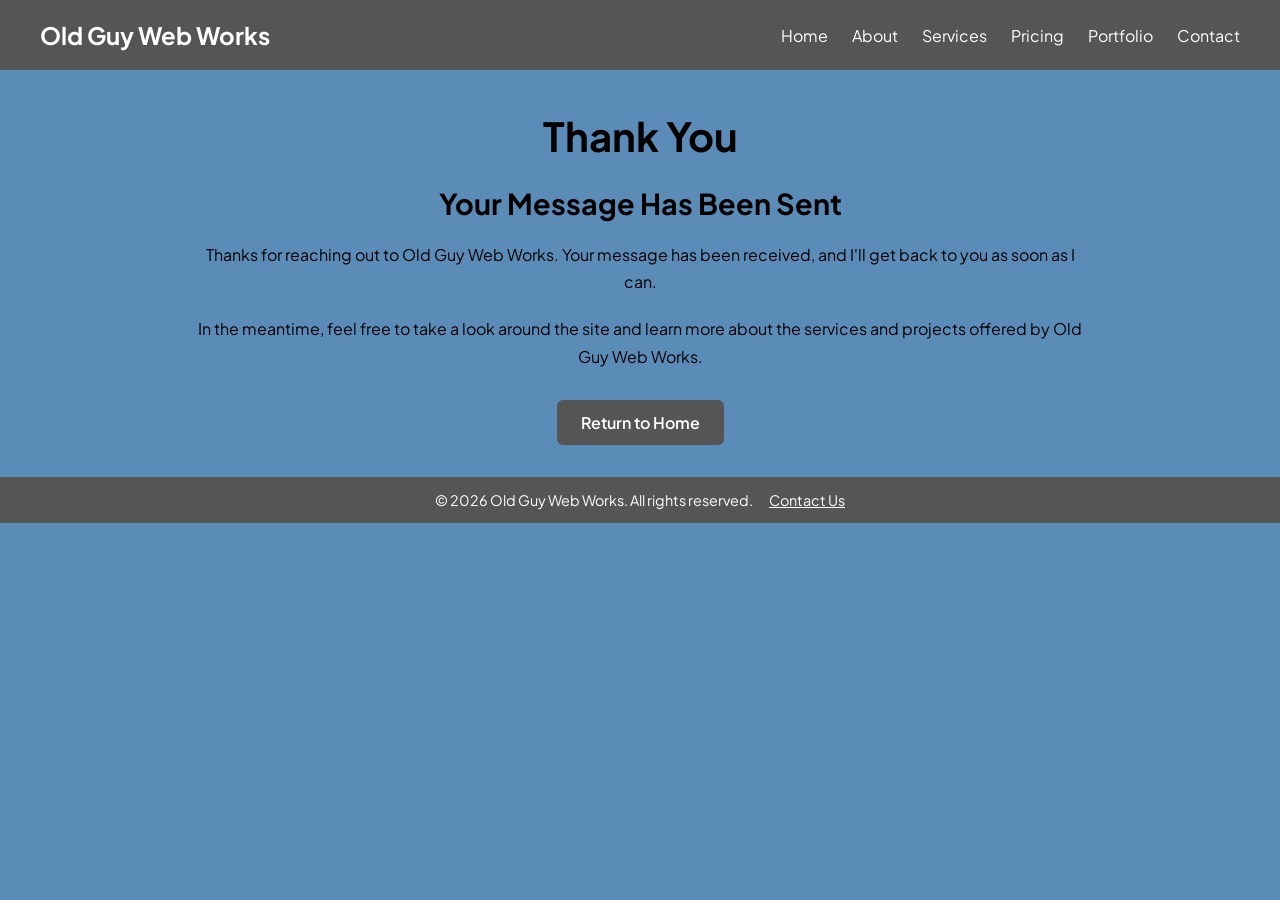
<file: thank-you.html>
<!DOCTYPE html>
<html lang="en">

<head>
    <meta charset="UTF-8">
    <meta name="viewport" content="width=device-width, initial-scale=1.0">

    <title>Thank You - Old Guy Web Works</title>

    <!-- Google Fonts -->
    <link rel="preconnect" href="https://fonts.googleapis.com">
    <link rel="preconnect" href="https://fonts.gstatic.com" crossorigin>
    <link href="https://fonts.googleapis.com/css2?family=Plus+Jakarta+Sans:wght@400;600;700&display=swap" rel="stylesheet">

    <!-- Link to your CSS file -->
    <link rel="stylesheet" href="style/style.css">
</head>

<body>

    <!-- Site header -->
    <header class="site-header">

        <div class="container">

            <a class="site-logo" href="index.html">
                Old Guy Web Works
            </a>

            <nav class="site-nav">
                <a href="index.html">Home</a>
                <a href="about.html">About</a>
                <a href="services.html">Services</a>
                <a href="pricing.html">Pricing</a>
                <a href="portfolio.html">Portfolio</a>
                <a href="contact.html">Contact</a>
            </nav>

        </div>

    </header>

    <main>

        <div class="container">

            <h1>Thank You</h1>

            <section id="thank-you">

                <h2>Your Message Has Been Sent</h2>

                <p>
                    Thanks for reaching out to Old Guy Web Works. Your message
                    has been received, and I'll get back to you as soon as I can.
                </p>

                <p>
                    In the meantime, feel free to take a look around the site
                    and learn more about the services and projects offered by
                    Old Guy Web Works.
                </p>

                <a href="index.html" class="thank-you-button">Return to Home</a>

            </section>

        </div>

    </main>

    <!-- Site footer -->
    <footer class="site-footer">

        <div class="container">

            <p>&copy; 2026 Old Guy Web Works. All rights reserved.</p>

            <a href="contact.html">Contact Us</a>

        </div>

    </footer>

</body>

</html>
</file>
<file: style/style.css>
/* Establishes the basic sizing behavior for all elements. */
/*
CSS FOUNDATION — STEP 1

```
Purpose:
Establish the basic rules that every page on the website will use
before we begin styling individual sections and components.

What this does:
1. The universal selector (*) applies box-sizing: border-box to
   every HTML element. This makes width and height calculations
   more predictable by including an element's padding and border
   within its defined width and height.

2. The body margin is set to 0 to remove the browser's default
   spacing around the page. This gives us complete control over
   the site's layout and spacing.

Why we do this:
These are foundation rules. They create a predictable starting
point for the rest of the stylesheet and prevent browser defaults
from interfering with the layout we build.
```

*/

* {
    box-sizing: border-box;
}
/* added by me so the background is all one color and not just the header and hero sections */
html, body {
    font-family: 'Plus Jakarta Sans', sans-serif;
    background-color: #5B8CB8;
    margin: 0;
    padding: 0;
}

/*
    CONTAINER

    max-width: 1200px;
        Sets the maximum width that a container can grow to.
        This prevents the content from becoming too wide on
        large screens.

    margin: 0 auto;
        margin controls the space outside an element.
        0 sets the top and bottom margin to zero.
        auto tells the browser to automatically divide the
        remaining horizontal space equally on the left and right.
        This centers the container on the page.

    padding: 0 20px;
        padding controls the space inside an element, between
        its content and its edge.
        0 sets the top and bottom padding to zero.
        20px sets 20 pixels of space on the left and right.
        This keeps content from touching the edges of the container.

    Why:
        The container keeps the site's content at a readable width,
        centers it on larger screens, and provides space between
        the content and the edges of the page.
*/

.container {
    max-width: 1200px;
    margin: 0 auto;
    padding: 0 20px;
}

/*
    SITE HEADER — BACKGROUND

    background-color: #eeeeee;
        Sets the background color of the header.
        #eeeeee is a very light gray.

    Why:
        Gives the header a visible background so we can clearly
        see where the header begins and ends while developing
        the site's layout.
*/

.site-header {
    background-color: #555555;
}
/*
    SITE HEADER — FLEXBOX LAYOUT

    display: flex;
        Turns the container into a flex container.
        This allows its direct child elements to be arranged
        in a row or column.

    justify-content: space-between;
        Controls how the available horizontal space is distributed
        between the logo and the navigation.
        space-between pushes the first item to the left and the
        last item to the right.

    align-items: center;
        Controls how the items are aligned vertically.
        center places the logo and navigation in the middle of
        the header's height.

    Why:
        Places the site logo and navigation on the same horizontal
        line and gives the header a clean, professional layout.
*/

/*
    SITE HEADER — FLEXBOX AND SPACING

    display: flex;
        Turns the container into a flex container.

    justify-content: space-between;
        Places the logo and navigation at opposite sides
        of the available horizontal space.

    align-items: center;
        Vertically centers the logo and navigation.

    padding: 20px 0;
        Adds space inside the top and bottom of the container.
        20px is added above and below the content.
        0 adds no additional padding to the left and right.

    Why:
        Gives the header more breathing room vertically while
        keeping the logo and navigation aligned in the center.
*/

.site-header .container {
    display: flex;
    justify-content: space-between;
    align-items: center;
    padding: 20px 0;
}
/*
    HERO SECTION — BACKGROUND

    background-color: #f5f5f5;
        Sets the background color of the hero section.
        #f5f5f5 is a very light gray.

    Why:
        Gives the hero section a visible background so we can
        clearly see where the header ends and the hero begins
        while we build the page.
*/

/*
    HERO SECTION — SPACING

    padding: 80px 0;
        Adds space inside the hero section.
        80px creates space above and below the hero content.
        0 creates no additional left or right padding because
        the .container already handles the horizontal spacing.

    Why:
        Gives the hero content room to breathe and makes the
        hero feel like an intentional, prominent section of
        the homepage.
*/

.hero {
    /* background-color: #f5f5f5; */
    padding: 80px 0;
    /* background-color: #D8E0E5;  added by me */
}
.hero-image {
    max-width: 300px; /* Adjust this number (e.g., 200px or 250px) to shrink it further */
    width: 100%;       /* Ensures it shrinks cleanly on smaller screens */
    height: auto;      /* Maintains aspect ratio */
    display: block;
    margin: 20px auto; /* Centers the image and adds vertical spacing */
}
/*
    HERO EYEBROW

    font-size: 0.9rem;
        Sets the text slightly smaller than the normal body text.

    font-weight: 700;
        Makes the text bold.

    text-transform: uppercase;
        Converts the letters to uppercase when displayed.

    letter-spacing: 1px;
        Adds 1 pixel of space between each letter.

    Why:
        Makes the eyebrow text visually distinct from the main
        heading and establishes it as a small introductory label.
*/

.hero-eyebrow {
    font-size: 0.9rem;
    font-weight: 700;
    text-transform: uppercase;
    letter-spacing: 1px;
}
/*
    HERO MAIN HEADING

    font-size: 3rem;
        Sets the size of the main heading.
        3rem is three times the root font size.

    line-height: 1.1;
        Controls the vertical space between lines of the heading.
        A value of 1.1 keeps a large heading relatively compact.

    margin: 0;
        Removes the browser's default margin around the heading.
        This gives us control over the spacing ourselves.

    Why:
        Makes the main message of the website large and prominent
        while giving us predictable control over its spacing.
*/

.hero h1 {
    font-size: 3rem;
    line-height: 1.1;
    margin: 0;
}
/*
    HERO SUPPORTING TEXT

    max-width: 650px;
        Sets the maximum width of the paragraph.
        The text can become smaller than 650px when necessary,
        but it will not grow wider than 650 pixels.

    margin: 24px 0 0;
        Controls the space outside the paragraph.
        24px adds space above the paragraph.
        0 sets the left, right, and bottom margins to zero.

    Why:
        Keeps the supporting text from becoming too wide on
        large screens and creates separation between the heading
        and the paragraph.
*/

.hero-text {
    max-width: 650px;
    margin: 24px 0;
}
/*
    HERO ACTIONS — FLEXBOX

    display: flex;
        Turns the hero-actions container into a flex container.
        Its direct children, the two buttons, can now be
        arranged using Flexbox.

    gap: 16px;
        Adds 16 pixels of space between the buttons.
        The gap applies only between the flex items.

    margin-top: 24px;
        Adds 24 pixels of space above the buttons.
        This separates the buttons from the supporting paragraph.

    Why:
        Places the two action buttons beside each other and gives
        them consistent spacing from one another and from the
        paragraph above.
*/

.hero-actions {
    display: flex;
    gap: 16px;
    margin-top: 24px;
}
/*
    BUTTON — BASIC STYLING

    display: inline-block;
        Allows the link to behave more like a button.
        It allows us to apply padding and control its dimensions
        more predictably.

    padding: 12px 24px;
        Adds space inside the button.
        12px adds space above and below.
        24px adds space to the left and right.

    text-decoration: none;
        Removes the default underline from the link.

    font-weight: 700;
        Makes the button text bold.

    background-color: #222222;
        Sets the background color of the button.
        #222222 is a dark gray.

    color: #ffffff;
        Sets the color of the button text.
        #ffffff is white.

    Why:
        Gives the link the basic shape, spacing, background,
        and text appearance of a button while keeping both
        buttons consistent.
*/
.button {
    display: inline-block;
    padding: 12px 24px;
    text-decoration: none;
    font-weight: 700;
    background-color: #222222;
    color: #ffffff;
}
/*
    SECONDARY BUTTON

    background-color: #ffffff;
        Sets the background color of the secondary button.
        #ffffff is white.

    color: #222222;
        Sets the text color of the secondary button.
        #222222 is a dark gray.

    Why:
        Creates a light secondary button that contrasts with
        the dark primary button while keeping the text readable.
*/

.button-dark {
    background-color: #222222;
    color: #ffffff;
}

/*
    WHY US SECTION

    background-color: #ffffff;
        Sets the section background to white.

    padding: 80px 0;
        Adds 80px of space above and below the section content.
        The left and right padding remain 0 because the
        .container already controls horizontal spacing.

    Why:
        Gives the Why Us section its own visual area and
        creates comfortable space between the hero and the
        content that follows.
*/

.why-us
 {
    /* background-color: #ffffff; */
    padding: 80px 0;
    /* background-color: #D8E0E5; */
}
/*
    WHY US SECTION EYEBROW

    font-size: 0.9rem;
        Makes the eyebrow text smaller than normal body text.

    font-weight: 700;
        Makes the text bold so it stands out.

    text-transform: uppercase;
        Displays the text in uppercase letters.

    letter-spacing: 1px;
        Adds a small amount of space between the letters.

    margin-bottom: 12px;
        Adds 12px of space below the eyebrow before the heading.

    Why:
        Creates a visual hierarchy between the small section
        label and the main heading.
*/

.why-us .section-eyebrow {
    font-size: 0.9rem;
    font-weight: 700;
    text-transform: uppercase;
    letter-spacing: 1px;
    margin-bottom: 12px;
}
/*
    SERVICES SECTION EYEBROW

    font-size: 0.9rem;
        Makes the eyebrow text smaller than normal body text.

    font-weight: 700;
        Makes the text bold so it stands out.

    text-transform: uppercase;
        Displays the text in uppercase letters.

    letter-spacing: 1px;
        Adds a small amount of space between the letters.

    margin-bottom: 12px;
        Adds 12px of space below the eyebrow before the heading.

    Why:
        Creates the same visual hierarchy used in the Why Us
        section and keeps the Services section consistent.
*/

.services-preview .section-eyebrow {
    font-size: 0.9rem;
    font-weight: 700;
    text-transform: uppercase;
    letter-spacing: 1px;
    margin-bottom: 12px;
}
/*
    PORTFOLIO SECTION EYEBROW

    font-size: 0.9rem;
        Makes the eyebrow text smaller than normal body text.

    font-weight: 700;
        Makes the text bold so it stands out.

    text-transform: uppercase;
        Displays the text in uppercase letters.

    letter-spacing: 1px;
        Adds a small amount of space between the letters.

    margin-bottom: 12px;
        Adds 12px of space below the eyebrow before the heading.

    Why:
        Creates the same visual hierarchy used in the Why Us
        and Services sections and keeps the Portfolio section
        consistent with the rest of the website.
*/

.portfolio-preview .section-eyebrow {
    font-size: 0.9rem;
    font-weight: 700;
    text-transform: uppercase;
    letter-spacing: 1px;
    margin-bottom: 12px;
}
/*
    PORTFOLIO SECTION HEADING

    font-size: 2.25rem;
        Sets the main Portfolio heading to the same size as
        the main headings in the Why Us and Services sections.

    line-height: 1.2;
        Keeps the spacing between lines compact and readable.

    margin: 0 0 16px;
        Removes the default top margin and adds 16px of space
        below the heading before the introductory paragraph.

    Why:
        Keeps the main headings across the Why Us, Services,
        and Portfolio sections visually consistent.
*/

.portfolio-preview h2 {
    font-size: 2.25rem;
    line-height: 1.2;
    margin: 0 0 16px;
}
/*
    SERVICES SECTION INTRO

    max-width: 700px;
        Limits how wide the paragraph can become.
        Shorter lines are easier to read.

    margin: 0 0 40px;
        Removes the default top margin and adds 40px of
        space below the paragraph before the service cards.

    Why:
        Matches the introductory spacing used in the Why Us
        section and creates clear separation between the
        introduction and the three services underneath it.
*/

.services-preview .section-intro {
    max-width: 700px;
    margin: 0 0 40px;
}
/*
    WHY US HEADING

    font-size: 2.25rem;
        Makes the section heading substantially larger than
        the normal body text.

    line-height: 1.2;
        Keeps the lines of the heading close together while
        remaining easy to read.

    margin: 0 0 16px;
        Removes the default top margin and adds 16px of space
        below the heading.

    Why:
        Establishes the main visual heading for the Why Us
        section without affecting headings elsewhere on the site.
*/

.why-us h2 {
    font-size: 2.25rem;
    line-height: 1.2;
    margin: 0 0 16px;
}
/*
    SERVICES SECTION HEADING

    font-size: 2.25rem;
        Sets the main Services heading to the same size as
        the main heading in the Why Us section.

    line-height: 1.2;
        Keeps the spacing between lines compact and readable.

    margin: 0 0 16px;
        Removes the default top margin and adds 16px of space
        below the heading before the introductory paragraph.

    Why:
        Keeps the main headings in the Why Us and Services
        sections visually consistent.
*/

.services-preview h2 {
    font-size: 2.25rem;
    line-height: 1.2;
    margin: 0 0 16px;
}
/*
    WHY US SECTION INTRO

    max-width: 700px;
        Limits how wide the paragraph can become.
        Shorter lines are easier to read.

    margin: 0 0 40px;
        Removes the default top margin and adds 40px of
        space below the paragraph.

    Why:
        Keeps the introductory text readable and creates
        clear separation between the introduction and the
        four reasons underneath it.
*/

.why-us .section-intro {
    max-width: 700px;
    margin: 0 0 40px;
}
/*
    WHY US GRID

    display: grid;
        Turns the container into a CSS Grid layout.

    grid-template-columns: repeat(4, 1fr);
        Creates four equal-width columns.
        Each card gets one column.

    gap: 24px;
        Adds 24px of space between the cards.

    Why:
        Creates the four-column layout for the four reasons
        customers should choose Old Guy Web Works.
*/

.why-us-grid {
    display: grid;
    grid-template-columns: repeat(4, 1fr);
    gap: 24px;
}
/*
    WHY US CARDS

    padding: 24px;
        Adds 24px of space inside each card between the
        content and the edges of the card.

    background-color: #f5f5f5;
        Gives each card a light gray background so it is
        visually separated from the white section.

    border: 1px solid #e4e8eb;
        Adds a thin, light gray line around each card.
        "1px" is the thickness.
        "solid" is the line style.
        "#e4e8eb" is the border color.

    Why:
        Creates a defined visual area for each of the four
        reasons customers should choose Old Guy Web Works.
        The border gives the cards a little more definition
        against the page background.
*/

.why-us-card {
    padding: 24px;
    background-color: #555555; /*#555555 f5f5f5*/
    border: 1px solid #e4e8eb;
    color: #ffffff; /* added by me */
}
/*
    SITE LOGO

    font-size: 1.5rem;
        Sets the size of the logo text.
        rem is a relative unit based on the root font size.

    font-weight: 700;
        Controls how thick or bold the text appears.
        700 represents a bold font weight.

    text-decoration: none;
        Removes the default underline from the logo link.

    color: #222222;
        Sets the color of the logo text to dark gray.

    Why:
        Makes the business name stand out as the primary
        branding element in the header while keeping it
        visually clean.
*/
/*
    SERVICES GRID

    display: grid;
        Turns the services container into a CSS grid so the
        individual service cards can be arranged in columns.

    grid-template-columns: repeat(3, 1fr);
        Creates three equal-width columns, one for each service.

    gap: 24px;
        Adds 24 pixels of space between the service cards.

    Why:
        Keeps the three services organized in a clean,
        consistent row and matches the spacing used by the
        Why Old Guy Web Works cards above.
*/

.services-grid {
    display: grid;
    grid-template-columns: repeat(3, 1fr);
    gap: 24px;
}

/*
    SERVICE CARDS

    padding: 24px;
        Adds 24px of space inside each service card between
        the content and the edges of the card.

    background-color: #f5f5f5;
        Gives each service card the same light gray background
        used by the Why Us cards.

    border: 1px solid #e4e8eb;
        Adds a thin, light gray border around each card.

    Why:
        Creates a defined visual area for each service and
        keeps the Services section visually consistent with
        the Why Old Guy Web Works section.
*/

.service-card {
    padding: 24px;
    background-color: #555555; /*#555555 f5f5f5 */
    border: 1px solid #e4e8eb;
    color: #ffffff; /* added by me */
}
/*
    SERVICES PREVIEW BUTTON SPACING

    margin-top: 8px;
        Adds a small amount of space between the service
        cards and the button.

    margin-bottom: 40px;
        Adds 40px of space below the button before the
        next section begins.

    Why:
        Gives the Services section some breathing room and
        keeps the button from appearing crowded against the
        service cards or the following section.
*/

.services-preview .button {
    margin-top: 8px;
    margin-bottom: 40px;
}

/*
    PORTFOLIO GRID

    display: grid;
        Turns the portfolio container into a CSS grid so the
        individual portfolio cards can be arranged in columns.

    grid-template-columns: repeat(3, 1fr);
        Creates three equal-width columns, one for each
        portfolio project.

    gap: 24px;
        Adds 24 pixels of space between the portfolio cards.

    Why:
        Keeps the three portfolio projects organized in a
        clean row and maintains the same spacing used by
        the Services section.
*/

.portfolio-grid {
    display: grid;
    grid-template-columns: repeat(3, 1fr);
    gap: 24px;
}
/*
    PORTFOLIO CARDS

    padding: 24px;
        Adds 24px of space inside each portfolio card between
        the content and the edges of the card.

    background-color: #f5f5f5;
        Gives each portfolio card a light gray background.

    border: 1px solid #e4e8eb;
        Adds a thin, light gray border around each card.

    Why:
        Creates a defined visual area for each portfolio project
        and keeps the portfolio cards visually consistent with
        the Services and Why Us cards.
*/

.portfolio-card {
    padding: 24px;
    background-color: #555555; /* #555555 f5f5f5*/
    border: 1px solid #e4e8eb;
    color: #ffffff; /* added by me */
}
/* I added this to make the links white in the portfolio cards. I also added color: #ffffff to the .portfolio-card class above. */
.portfolio-card a {
    color: #ffffff;
}

.portfolio-preview .button {
    margin-top: 8px;
    margin-bottom: 40px;
}
/*
    CALL-TO-ACTION SECTION

    padding: 60px 0;
        Adds 60px of space above and below the CTA content.
        The 0 keeps the existing horizontal container spacing.

    background-color: #f5f5f5;
        Gives the CTA a light gray background so it is visually
        separated from the sections above it.

    text-align: center;
        Centers the heading, supporting text, and button.

    Why:
        Creates a clear visual break and gives the visitor a
        focused final invitation to contact Old Guy Web Works.
*/

.cta {
    padding: 60px 24px;
    background-color: #555555;
    text-align: center;
    color: #ffffff;
    
    /* Pulls sides inward by 50px on each side (100px total reduction) */
    width: calc(100% - 100px); 
    margin: 0 auto;           /* Keeps the block centered */
    box-sizing: border-box;   /* Prevents padding from breaking width */
    border-radius: 0;         /* Keeps sharp square corners */
}

.site-logo {
    font-size: 1.5rem;
    font-weight: 700;
    text-decoration: none;
    color: white; /*made white by me */
}
/*
    SITE NAVIGATION — FLEXBOX

    display: flex;
        Turns the navigation into a flex container.
        Its direct children, the navigation links, will be
        arranged in a row.

    gap: 24px;
        Sets 24 pixels of space between each navigation link.
        Unlike margin, gap creates spacing between flex items
        without adding space around the outside of each item.

    Why:
        Creates consistent horizontal spacing between the
        navigation links and keeps the navigation easy to read.
*/

.site-nav {
    display: flex;
    gap: 24px;
}
/*
    NAVIGATION LINKS

    text-decoration: none;
        Removes the browser's default underline from the links.

    color: #222222;
        Sets the color of the navigation text to dark gray.

    Why:
        Gives us control over the appearance of the navigation
        instead of relying on the browser's default link styling.
        The a in .site-nav a targets only the anchor tags inside the navigation container.
*/

.site-nav a {
    text-decoration: none;
    color: white; /*made white by me */
}
 /*
    SITE FOOTER

    padding: 32px 0;
        Adds 32px of space above and below the footer content.

    background-color: #222222;
        Gives the footer a dark background so it is clearly
        separated from the main content of the website.

    color: #ffffff;
        Makes the footer text white so it is readable against
        the dark background.

    text-align: center;
        Centers the copyright notice and Contact Us link.

    Why:
        Creates a simple, clean footer that visually closes
        the website and separates it from the main content.
*/

/* Style the outer footer bar */
.site-footer {
    background-color: #555555;
    padding: 16px 0;
    margin-top: 32px;
}

/* Center the items inside the container */
.site-footer .container {
    display: flex;
    justify-content: center; /* Centers items horizontally */
    align-items: center;    /* Keeps items vertically aligned */
    gap: 16px;              /* Even space between text and link */
    flex-wrap: wrap;        /* Allows clean wrapping on small mobile screens */
}

/* Reset default paragraph margins and fix line-height */
.site-footer p {
    margin: 0;
    color: #ffffff;
    font-size: 0.9rem;
    line-height: 1;
}

/* Style the contact link */
.site-footer a {
    color: #ffffff;
    font-size: 0.9rem;
    line-height: 1;
    text-decoration: underline;
}

.site-footer a:hover,
.site-footer a:focus {
    color: #e0e0e0;
    text-decoration: none;
}
/*
    RESPONSIVE DESIGN — TABLET AND MOBILE

    This section controls how the homepage responds to smaller
    screen sizes.

    Why:
        The desktop layout uses multiple columns for the card
        sections. Those columns become too narrow on smaller
        screens, so the layout needs to change as the screen
        gets smaller.

    Breakpoints used:

        900px and below:
            Adjusts the card grids to two columns.

        600px and below:
            Changes the card grids to one column and adjusts
            the header, navigation, hero, buttons, and CTA for
            smaller mobile screens.

    Important:
        These rules are added at the end of the stylesheet so
        they override the existing desktop layout only when
        the screen reaches the specified size.
*/


/*
    TABLET — TWO COLUMN LAYOUT

    At 900px and below, the four Why Us cards change from
    four columns to two columns.

    The Services and Portfolio cards change from three
    columns to two columns.

    Why:
        Two columns provide enough room for the card content
        while making better use of the available screen width.
*/

@media (max-width: 900px) {

    .why-us-grid {
        grid-template-columns: repeat(2, 1fr);
    }

    .services-grid {
        grid-template-columns: repeat(2, 1fr);
    }

    .portfolio-grid {
        grid-template-columns: repeat(2, 1fr);
    }
}


/*
    MOBILE — SINGLE COLUMN LAYOUT

    At 600px and below, the page changes to a single-column
    layout.

    Why:
        On a phone, placing multiple cards beside each other
        would make the content too narrow and difficult to read.
        A single column allows each section to use the available
        screen width more effectively.
*/

@media (max-width: 600px) {

    /*
        HEADER

        Changes the header from a horizontal layout to a
        vertical layout.

        Why:
            Gives the logo and navigation enough room on
            smaller screens and prevents the navigation from
            becoming cramped.
    */

    .site-header .container {
        flex-direction: column;
        gap: 16px;
        padding: 20px;
    }


    /*
        NAVIGATION

        Allows the navigation links to wrap onto additional
        lines when necessary.

        Why:
            Prevents the navigation from extending beyond the
            screen on smaller devices.
    */

    .site-nav {
        flex-wrap: wrap;
        justify-content: center;
        gap: 12px 20px;
    }


    /*
        HERO HEADING

        Reduces the main heading size on smaller screens.

        Why:
            Keeps the main heading prominent without allowing
            it to take up too much horizontal space.
    */

    .hero h1 {
        font-size: 2.25rem;
    }


    /*
        HERO ACTIONS

        Changes the hero buttons from a horizontal row to a
        vertical layout.

        Why:
            Gives each button enough width and makes the buttons
            easier to use with a finger on a mobile device.
    */

    .hero-actions {
        flex-direction: column;
        align-items: flex-start;
    }


    /*
        HERO BUTTONS

        Gives the buttons a consistent width on smaller screens.

        Why:
            Creates a cleaner mobile appearance and provides
            a larger touch target.
    */

    .hero-actions .button {
        width: 100%;
        text-align: center;
    }


    /*
        WHY US GRID

        Changes the four-card layout to a single column.

        Why:
            Keeps each card readable and prevents the content
            from becoming too narrow.
    */

    .why-us-grid {
        grid-template-columns: 1fr;
    }


    /*
        SERVICES GRID

        Changes the three-card layout to a single column.
    */

    .services-grid {
        grid-template-columns: 1fr;
    }


    /*
        PORTFOLIO GRID

        Changes the three-card layout to a single column.
    */

    .portfolio-grid {
        grid-template-columns: 1fr;
    }


    /*
        CTA

        Reduces the side spacing used by the desktop CTA.

        Why:
            The desktop CTA intentionally pulls inward by
            100px total. That amount of empty space is too much
            on a phone, where screen width is limited.
    */

    .cta {
        width: calc(100% - 40px);
        padding: 50px 20px;
    }
}
/*
    ABOUT PAGE
    ------------------------------------------------------------
    Start of About page-specific styling.
*/
/*
    ABOUT PAGE CONTAINER

    max-width: 1100px;
        Limits the width of the About page content so that
        text does not stretch too far across a large screen.

    margin: 0 auto;
        Centers the content horizontally on the page.

    padding: 40px 24px;
        Adds 40px of space above and below the content and
        24px of space on the left and right.

    box-sizing: border-box;
        Makes the padding part of the element's total width.

    Why:
        Creates a clean, centered content area for the About page
        without affecting the layout of the other pages.
*/
/*
    ABOUT PAGE IMAGE

    width: 300px;
        Sets the displayed width of the About page image.

    max-width: 100%;
        Prevents the image from becoming wider than the screen
        on smaller devices.

    height: auto;
        Keeps the image's original proportions.

    display: block;
        Allows the image to be centered using margin.

    margin: 0 auto 32px auto;
        Centers the image horizontally and adds 32px of space
        below it.

    Why:
        Keeps the workspace image prominent without allowing it
        to dominate the About page.
*/

#about .hero-image {
    width: 300px;
    max-width: 100%;
    height: auto;
    display: block;
    margin: 0 auto 32px auto;
}
/*
    ABOUT PAGE TITLE

    font-size: 2.5rem;
        Makes the page title large enough to establish a clear
        visual hierarchy.

    font-weight: 700;
        Gives the title a strong, professional appearance.

    text-align: center;
        Centers the title within the page container.

    margin: 40px 0 24px 0;
        Adds space above the title and creates separation
        between the title and the image below it.

    Why:
        Gives the About page its own clear identity while
        maintaining the typography established by the Home page.
*/

main h1 {
    font-size: 2.5rem;
    font-weight: 700;
    text-align: center;
    margin: 40px 0 24px 0;
}
/*
    ABOUT PAGE SECTION HEADINGS

    font-size: 1.8rem;
        Makes the section heading prominent without competing
        with the main page title.

    font-weight: 700;
        Gives the heading a strong, clear appearance.

    margin: 0 0 20px 0;
        Removes the browser's default top margin and adds
        space below the heading before the paragraph begins.

    Why:
        Creates a clear visual separation between the page title
        and the individual sections of the About page.
*/

#about h2 {
    font-size: 1.8rem;
    font-weight: 700;
    margin: 0 0 20px 0;
}
/*
    ABOUT PAGE PARAGRAPHS

    max-width: 900px;
        Limits the width of the text so the longer paragraphs
        remain comfortable to read.

    margin: 0 auto 20px auto;
        Centers the text within the container and adds 20px
        of space below each paragraph.

    line-height: 1.7;
        Provides comfortable vertical spacing between lines.

    Why:
        Makes the longer About page text easier to read and
        creates a cleaner, more professional page layout.
*/

#about p {
    max-width: 900px;
    margin: 0 auto 20px auto;
    line-height: 1.7;
}
/*
    ABOUT PAGE PARAGRAPHS

    max-width: 900px;
        Limits the width of the text so the longer paragraphs
        remain comfortable to read.

    margin: 0 auto 20px auto;
        Centers the text within the container and adds 20px
        of space below each paragraph.

    line-height: 1.7;
        Provides comfortable vertical spacing between lines.

    Why:
        Makes the longer About page text easier to read and
        creates a cleaner, more professional page layout.
*/

#about p {
    max-width: 900px;
    margin: 0 auto 20px auto;
    line-height: 1.7;
}
/*
    ABOUT PAGE SUBHEADING

    font-size: 1.2rem;
        Makes the subheading slightly larger than normal body
        text without competing with the main section headings.

    font-weight: 600;
        Gives the subheading emphasis while keeping it lighter
        than the main h2 headings.

    margin: 28px auto 20px auto;
        Adds space above the subheading and separates it from
        the paragraph above and below.

    max-width: 900px;
        Keeps the subheading aligned with the paragraph text.

    Why:
        Gives the "That's the idea behind Old Guy Web Works."
        statement a clear role as a supporting heading.
*/

#about h3 {
    font-size: 1.2rem;
    font-weight: 600;
    max-width: 900px;
    margin: 28px auto 20px auto;
}
/* This is the section for the services page. I added this to make the services page look more like the other pages. */
/*
    SERVICES PAGE IMAGE

    width: 300px;
        Sets the displayed width of the Services page image.

    max-width: 100%;
        Prevents the image from becoming wider than the screen
        on smaller devices.

    height: auto;
        Keeps the image's original proportions.

    display: block;
        Allows the image to be centered using margin.

    margin: 0 auto 32px auto;
        Centers the image horizontally and adds 32px of space
        below it.

    Why:
        Keeps the Services page image consistent with the
        smaller workspace image used on the About page.
*/

#services .hero-image {
    width: 300px;
    max-width: 100%;
    height: auto;
    display: block;
    margin: 0 auto 32px auto;
}
/*
    SERVICES PAGE TITLE

    font-size: 2.5rem;
        Makes the page title large enough to establish a clear
        visual hierarchy.

    font-weight: 700;
        Gives the title a strong, professional appearance.

    text-align: center;
        Centers the page title within the page container.

    margin: 40px 0 24px 0;
        Adds space above the title and creates separation
        between the title and the image below it.

    Why:
        Gives the Services page the same title treatment as
        the About page and keeps the site's pages visually
        consistent.
*/

main h1 {
    font-size: 2.5rem;
    font-weight: 700;
    text-align: center;
    margin: 40px 0 24px 0;
}
/*
    SERVICES PAGE SECTION HEADINGS

    font-size: 1.8rem;
        Makes the section heading prominent without competing
        with the main page title.

    font-weight: 700;
        Gives the heading a strong, clear appearance.

    margin: 0 0 20px 0;
        Removes the browser's default top margin and adds
        space below the heading before the paragraph begins.

    Why:
        Keeps the Services page section heading consistent
        with the section headings used on the About page.
*/

#services h2 {
    font-size: 1.8rem;
    font-weight: 700;
    margin: 0 0 20px 0;
}
/*
    SERVICES PAGE PARAGRAPHS

    max-width: 900px;
        Limits the width of the text so the longer paragraphs
        remain comfortable to read.

    margin: 0 auto 20px auto;
        Centers the text within the container and adds 20px
        of space below each paragraph.

    line-height: 1.7;
        Provides comfortable vertical spacing between lines.

    Why:
        Makes the longer Services page text easier to read and
        keeps its layout consistent with the About page.
*/

#services p {
    max-width: 900px;
    margin: 0 auto 20px auto;
    line-height: 1.7;
}
/*
    SERVICES PAGE SUBHEADING

    font-size: 1.2rem;
        Makes the subheading slightly larger than normal body
        text without competing with the main section headings.

    font-weight: 600;
        Gives the subheading emphasis while keeping it lighter
        than the main h2 headings.

    max-width: 900px;
        Keeps the subheading aligned with the paragraph text.

    margin: 0 auto 20px auto;
        Centers the text within the content area and adds
        space below it.

    Why:
        Gives "Why Choose Old Guy Web Works?" a clear visual
        role as a supporting heading.
*/

#services p strong:first-child {
    font-size: 1.2rem;
    font-weight: 600;
}
/*
    SERVICES PAGE SECOND SECTION HEADING

    margin-top: 32px;
        Adds clear separation between the first group of
        Services content and the second section.

    Why:
        Creates a stronger visual break between the two major
        topics on the Services page while keeping the same
        heading style already established.
*/

#services .service-tagline {
    margin-top: 32px;
}
/*
    SERVICES PAGE SECTION DIVIDER

    max-width: 900px;
        Keeps the divider aligned with the main text content.

    margin: 36px auto;
        Adds balanced space above and below the divider and
        centers it within the page content.

    Why:
        Creates a clean visual separation between the two major
        sections of the Services page.
*/

#services hr {
    max-width: 900px;
    margin: 36px auto;
}
/*
    SERVICES PAGE BULLET LIST

    max-width: 900px;
        Keeps the list aligned with the main paragraph content.

    margin: 0 auto 32px auto;
        Centers the list within the content area and adds
        space below it.

    padding-left: 24px;
        Provides enough indentation for the bullet points while
        keeping the list visually connected to the text.

    line-height: 1.7;
        Gives the individual list items comfortable spacing.

    Why:
        Makes the closing list look intentional and consistent
        with the rest of the Services page.
*/

#services ul {
    max-width: 900px;
    margin: 0 auto 32px auto;
    padding-left: 24px;
    line-height: 1.7;
}
/* This is for the Pricing page. I added this to make the Pricing page look more like the other pages. */
/*
    PRICING PAGE IMAGE

    width: 300px;
        Sets the displayed width of the Pricing page image.

    max-width: 100%;
        Prevents the image from becoming wider than the screen
        on smaller devices.

    height: auto;
        Keeps the image's original proportions.

    display: block;
        Allows the image to be centered using margin.

    margin: 0 auto 32px auto;
        Centers the image horizontally and adds 32px of space
        below it.

    Why:
        Keeps the Pricing page image consistent with the
        smaller workspace images used on the About and Services
        pages.
*/

#pricing-packages .hero-image {
    width: 300px;
    max-width: 100%;
    height: auto;
    display: block;
    margin: 0 auto 32px auto;
}
/*
    PRICING PAGE TITLE

    font-size: 2.5rem;
        Makes the page title large enough to establish a clear
        visual hierarchy.

    font-weight: 700;
        Gives the title a strong, professional appearance.

    text-align: center;
        Centers the page title within the page container.

    margin: 40px 0 24px 0;
        Adds space above the title and creates separation
        between the title and the image below it.

    Why:
        Gives the Pricing page the same title treatment as
        the About and Services pages.
*/

main h1 {
    font-size: 2.5rem;
    font-weight: 700;
    text-align: center;
    margin: 40px 0 24px 0;
}
/*
    PRICING PAGE SECTION HEADINGS

    font-size: 1.8rem;
        Makes the section heading prominent without competing
        with the main page title.

    font-weight: 700;
        Gives the heading a strong, clear appearance.

    margin: 0 0 20px 0;
        Removes the browser's default top margin and adds
        space below the heading before the introductory text.

    Why:
        Keeps the Pricing page section heading consistent
        with the section headings used throughout the site.
*/

#pricing-packages h2 {
    font-size: 1.8rem;
    font-weight: 700;
    margin: 0 0 20px 0;
}
/*
    PRICING PAGE INTRODUCTION

    max-width: 900px;
        Limits the width of the introductory text so it remains
        comfortable to read.

    margin: 0 auto 28px auto;
        Centers the paragraph within the content area and adds
        space below it before the pricing cards begin.

    line-height: 1.7;
        Provides comfortable spacing between lines.

    Why:
        Keeps the introductory text aligned with the rest of
        the site's content and gives it enough separation from
        the pricing boxes below.
*/

#pricing-packages .pricing-intro {
    max-width: 900px;
    margin: 0 auto 28px auto;
    line-height: 1.7;
}
/*
    PRICING PACKAGE GRID

    max-width: 900px;
        Keeps the pricing boxes aligned with the main content
        width used throughout the site.

    margin: 0 auto 32px auto;
        Centers the grid and adds space below the pricing
        packages.

    display: grid;
        Places the pricing packages into a flexible grid.

    grid-template-columns: repeat(2, 1fr);
        Creates two equal-width columns.

    gap: 20px;
        Adds consistent horizontal and vertical spacing
        between the pricing boxes.

    Why:
        Changes the pricing packages from a traditional table
        into a cleaner two-column layout that is easier to read
        and gives each package its own visual space.
*/

.pricing-cards {
    max-width: 900px;
    margin: 0 auto 32px auto;
    display: grid;
    grid-template-columns: repeat(2, 1fr);
    gap: 20px;
}
/*
    PRICING CARDS

    padding: 24px;
        Adds comfortable space inside each pricing card.

    background-color: #555555;
        Uses the same background color as the site header
        and footer.

    color: #ffffff;
        Makes all text inside the pricing cards white.

    border-radius: 8px;
        Gives the cards softly rounded corners.

    text-align: center;
        Centers the package information within each card.

    Why:
        Gives the pricing packages a strong visual presence
        while keeping them consistent with the site's existing
        header and footer color scheme.
*/

.pricing-card {
    padding: 24px;
    background-color: #555555;
    color: #ffffff;
    border-radius: 8px;
    text-align: center;
}
/*
    PRICING CARD HEADINGS

    font-size: 1.4rem;
        Makes each package name clearly visible within its card.

    font-weight: 700;
        Gives the package name strong emphasis.

    margin: 0 0 12px 0;
        Removes the browser's default top margin and adds
        separation between the package name and page count.

    Why:
        Creates a clear visual hierarchy inside each pricing
        card while keeping the styling simple and consistent.
*/

.pricing-card h3 {
    font-size: 1.4rem;
    font-weight: 700;
    margin: 0 0 12px 0;
}
/*
    PRICING CARD PAGE COUNT

    font-size: 1rem;
        Keeps the page count easy to read without competing
        with the package name or price.

    margin: 0 0 12px 0;
        Adds space between the page count and the price.

    Why:
        Creates a simple visual hierarchy inside each pricing
        card: package name, pages included, then price.
*/

.pricing-card .pages-included {
    font-size: 1rem;
    margin: 0 0 12px 0;
}
/*
    PRICING CARD PRICE

    font-size: 1.8rem;
        Makes the price the most prominent piece of information
        inside each pricing card.

    font-weight: 700;
        Gives the price strong visual emphasis.

    margin: 0;
        Removes the browser's default paragraph spacing so the
        price sits neatly beneath the page count.

    Why:
        Makes it immediately clear what each package costs while
        maintaining the simple, clean appearance of the cards.
*/

.pricing-card .price {
    font-size: 1.8rem;
    font-weight: 700;
    margin: 0;
}
/*
    ADDITIONAL PAGES NOTICE

    max-width: 900px;
        Keeps the notice aligned with the pricing cards and
        the other main content on the page.

    margin: 0 auto 32px auto;
        Centers the notice and adds space below it before
        the next section begins.

    text-align: center;
        Gives the pricing note a clear, supporting role beneath
        the package cards.

    line-height: 1.6;
        Provides comfortable spacing if the text wraps.

    Why:
        Separates the additional-page charge from the package
        cards while keeping it visually connected to the pricing.
*/

#pricing-packages .additional-pages {
    max-width: 900px;
    margin: 0 auto 32px auto;
    text-align: center;
    line-height: 1.6;
}
/*
    HOSTING ADVANTAGES SECTION HEADING

    font-size: 1.8rem;
        Makes the heading prominent without competing with
        the main Pricing page title.

    font-weight: 700;
        Gives the heading a strong, professional appearance.

    margin: 40px 0 20px 0;
        Adds separation between the pricing section and the
        hosting section, while providing space below the
        heading before the introductory paragraph.

    Why:
        Creates a clear visual break between the two major
        sections of the Pricing page and keeps the heading
        consistent with the Website Packages heading.
*/

#hosting-advantages h2 {
    font-size: 1.8rem;
    font-weight: 700;
    margin: 40px 0 20px 0;
}
/*
    HOSTING ADVANTAGES INTRODUCTION

    max-width: 900px;
        Limits the introductory text to the same comfortable
        reading width used throughout the Pricing page.

    margin: 0 auto 28px auto;
        Centers the text and adds space before the advantage
        cards begin.

    line-height: 1.7;
        Provides comfortable spacing between lines.

    Why:
        Keeps the hosting section consistent with the pricing
        section and creates a clean transition into the cards.
*/

#hosting-advantages > p {
    max-width: 900px;
    margin: 0 auto 28px auto;
    line-height: 1.7;
}
/*
    HOSTING ADVANTAGE CARD GRID

    max-width: 900px;
        Keeps the cards aligned with the main content width
        used throughout the Pricing page.

    margin: 0 auto 32px auto;
        Centers the card grid and adds space below it.

    display: grid;
        Places the four advantage cards into a flexible grid.

    grid-template-columns: repeat(2, 1fr);
        Creates two equal-width columns.

    gap: 20px;
        Adds consistent horizontal and vertical spacing
        between the cards.

    Why:
        Arranges the four hosting advantages into a clean
        two-column layout that matches the pricing packages.
*/

.advantage-cards {
    max-width: 900px;
    margin: 0 auto 32px auto;
    display: grid;
    grid-template-columns: repeat(2, 1fr);
    gap: 20px;
}
/*
    HOSTING ADVANTAGE CARDS

    padding: 24px;
        Adds comfortable space inside each hosting advantage
        card.

    background-color: #555555;
        Uses the same background color as the site header,
        footer, and pricing cards.

    color: #ffffff;
        Makes the text inside the cards white.

    border-radius: 8px;
        Gives the cards softly rounded corners.

    Why:
        Creates a consistent card design across the Pricing page
        and ties the hosting advantages visually to the pricing
        packages above.
*/

.advantage-cards .card {
    padding: 24px;
    background-color: #555555;
    color: #ffffff;
    border-radius: 8px;
}
/*
    HOSTING ADVANTAGE CARD HEADINGS

    font-size: 1.3rem;
        Makes each advantage heading easy to identify without
        overpowering the card itself.

    font-weight: 700;
        Gives the heading strong emphasis.

    margin: 0 0 16px 0;
        Removes the browser's default top margin and adds
        space between the heading and its paragraph.

    Why:
        Creates a clear hierarchy within each hosting card and
        keeps the card headings consistent with the pricing cards.
*/

.advantage-cards .card h3 {
    font-size: 1.3rem;
    font-weight: 700;
    margin: 0 0 16px 0;
}
/*
    HOSTING ADVANTAGE CARD PARAGRAPHS

    margin: 0;
        Removes the browser's default paragraph margin so the
        text sits neatly beneath the card heading.

    line-height: 1.6;
        Provides comfortable spacing between lines without
        making the cards unnecessarily tall.

    Why:
        Keeps the card text clean and readable while allowing
        the four cards to maintain a consistent appearance.
*/

.advantage-cards .card p {
    margin: 0;
    line-height: 1.6;
}
/* This is for the Portfolio page. I added this to make the Portfolio page look more like the other pages. */
/*
    PORTFOLIO PAGE IMAGE

    width: 300px;
        Sets the displayed width of the Portfolio page image.

    max-width: 100%;
        Prevents the image from becoming wider than the screen
        on smaller devices.

    height: auto;
        Keeps the image's original proportions.

    display: block;
        Allows the image to be centered using margin.

    margin: 0 auto 32px auto;
        Centers the image horizontally and adds 32px of space
        below it.

    Why:
        Keeps the Portfolio page image consistent with the
        smaller workspace images used on the About, Services,
        and Pricing pages.
*/

#portfolio .hero-image {
    width: 300px;
    max-width: 100%;
    height: auto;
    display: block;
    margin: 0 auto 32px auto;
}
/*
    PORTFOLIO PAGE SECTION HEADING

    font-size: 1.8rem;
        Makes the section heading prominent without competing
        with the main page title.

    font-weight: 700;
        Gives the heading a strong, professional appearance.

    margin: 0 0 20px 0;
        Removes the browser's default top margin and adds
        space below the heading before the introductory text.

    Why:
        Keeps the Portfolio page section heading consistent
        with the section headings used throughout the site.
*/

#portfolio h2 {
    font-size: 1.8rem;
    font-weight: 700;
    margin: 0 0 20px 0;
}
/*
    PORTFOLIO PAGE INTRODUCTORY PARAGRAPHS

    max-width: 900px;
        Limits the introductory text to the same comfortable
        reading width used throughout the site.

    margin: 0 auto 20px auto;
        Centers the paragraphs within the content area and
        adds 20px of space below each paragraph.

    line-height: 1.7;
        Provides comfortable spacing between lines.

    Why:
        Keeps the introductory Portfolio text consistent with
        the About, Services, and Pricing pages while creating
        enough space before the project cards begin.
*/

#portfolio > p {
    max-width: 900px;
    margin: 0 auto 20px auto;
    line-height: 1.7;
}
/*
    PORTFOLIO PROJECT GRID

    max-width: 900px;
        Keeps the portfolio cards aligned with the main content
        width used throughout the site.

    margin: 0 auto 32px auto;
        Centers the portfolio grid and adds space below it.

    display: grid;
        Places the portfolio projects into a flexible grid.

    grid-template-columns: repeat(2, 1fr);
        Creates two equal-width columns for the portfolio cards.

    gap: 20px;
        Adds consistent horizontal and vertical spacing
        between the project cards.

    Why:
        Creates a clean, organized portfolio layout while
        leaving room to add additional projects as the
        portfolio grows.
*/

.portfolio-cards {
    max-width: 900px;
    margin: 0 auto 32px auto;
    display: grid;
    grid-template-columns: repeat(2, 1fr);
    gap: 20px;
}
/*
    PORTFOLIO PROJECT CARDS

    padding: 24px;
        Adds comfortable space inside each portfolio card.

    background-color: #555555;
        Uses the same background color as the site header,
        footer, pricing cards, and hosting advantage cards.

    color: #ffffff;
        Makes the text inside the portfolio cards white.

    border-radius: 8px;
        Gives the cards softly rounded corners.

    Why:
        Creates a consistent card design across the site and
        gives each portfolio project a clear visual area.
*/

.portfolio-card {
    padding: 24px;
    background-color: #555555;
    color: #ffffff;
    border-radius: 8px;
}
/*
    PORTFOLIO CARD HEADINGS

    font-size: 1.4rem;
        Makes each project name clearly visible within its card.

    font-weight: 700;
        Gives the project name strong emphasis.

    margin: 0 0 16px 0;
        Removes the browser's default top margin and adds
        space between the project name and its description.

    Why:
        Creates a clear visual hierarchy within each portfolio
        card and keeps the project headings consistent with the
        pricing card headings.
*/

.portfolio-card h3 {
    font-size: 1.4rem;
    font-weight: 700;
    margin: 0 0 16px 0;
}
/*
    PORTFOLIO CARD DESCRIPTIONS

    margin: 0 0 20px 0;
        Removes the browser's default top margin and adds
        space below each description before the website link.

    line-height: 1.6;
        Provides comfortable spacing between lines while
        keeping the cards reasonably compact.

    Why:
        Keeps the project descriptions easy to read and
        creates consistent spacing between the description
        and the View Website link.
*/

.portfolio-card p {
    margin: 0 0 20px 0;
    line-height: 1.6;
}
/*
    PORTFOLIO CARD LINKS

    display: inline-block;
        Allows the link to have padding and behave like a
        button-style element.

    padding: 10px 18px;
        Adds comfortable space around the link text.

    background-color: #ffffff;
        Gives the link a strong contrast against the dark
        portfolio card.

    color: #555555;
        Uses the site's primary dark gray for the link text.

    text-decoration: none;
        Removes the default underline so the link has a
        clean button-like appearance.

    border-radius: 6px;
        Gives the link softly rounded corners.

    font-weight: 600;
        Makes the call-to-action easy to see.

    Why:
        Makes the website links stand out clearly from the
        project descriptions while maintaining the site's
        existing color scheme.
*/

.portfolio-card a {
    display: inline-block;
    padding: 10px 18px;
    background-color: #ffffff;
    color: #555555;
    text-decoration: none;
    border-radius: 6px;
    font-weight: 600;
}
/* This is for the Contact page. I added this to make the Contact page look more like the other pages. */
/*
    CONTACT PAGE IMAGE

    width: 300px;
        Sets the displayed width of the Contact page image.

    max-width: 100%;
        Prevents the image from becoming wider than the screen
        on smaller devices.

    height: auto;
        Keeps the image's original proportions.

    display: block;
        Allows the image to be centered using margin.

    margin: 0 auto 32px auto;
        Centers the image horizontally and adds 32px of space
        below it.

    Why:
        Keeps the Contact page image consistent with the
        workspace images used throughout the other pages.
*/

#contact .hero-image {
    width: 300px;
    max-width: 100%;
    height: auto;
    display: block;
    margin: 0 auto 32px auto;
}
/*
    CONTACT PAGE SECTION HEADING

    font-size: 1.8rem;
        Makes the section heading prominent without competing
        with the main page title.

    font-weight: 700;
        Gives the heading a strong, professional appearance.

    margin: 0 0 20px 0;
        Removes the browser's default top margin and adds
        space below the heading before the introductory text.

    Why:
        Keeps the Contact page section heading consistent
        with the section headings used throughout the site.
*/

#contact h2 {
    font-size: 1.8rem;
    font-weight: 700;
    margin: 0 0 20px 0;
}
/*
    CONTACT PAGE INTRODUCTORY PARAGRAPH

    max-width: 900px;
        Limits the introductory text to the same comfortable
        reading width used throughout the site.

    margin: 0 auto 28px auto;
        Centers the paragraph within the content area and adds
        space below it before the contact form begins.

    line-height: 1.7;
        Provides comfortable spacing between lines.

    Why:
        Keeps the Contact page introduction consistent with the
        About, Services, Pricing, and Portfolio pages while
        creating enough separation before the form.
*/

#contact > p {
    max-width: 900px;
    margin: 0 auto 28px auto;
    line-height: 1.7;
}
/*
    CONTACT FORM LAYOUT

    max-width: 700px;
        Limits the width of the contact form so it does not
        stretch across the entire page.

    margin: 0 auto 32px auto;
        Centers the form within the page and adds space below it.

    Why:
        Gives the Contact page form a comfortable, professional
        width and keeps it visually centered within the page.
*/

#contact form {
    max-width: 700px;
    margin: 0 auto 32px auto;
}
/*
    CONTACT FORM FIELDS

    margin-bottom: 20px;
        Adds 20px of space between each form field so the
        form does not feel crowded.

    Why:
        Gives the name, email, and message fields clear
        separation and makes the form easier to scan.
*/

#contact form > div {
    margin-bottom: 20px;
}


/*
    CONTACT FORM MESSAGE BOX

    width: 100%;
        Makes the message box span the full width of the
        contact form.

    min-height: 180px;
        Gives the visitor substantially more room to type
        a message.

    box-sizing: border-box;
        Includes padding and border within the defined width
        so the field does not extend beyond the form.

    Why:
        Provides a comfortable writing area for visitors while
        keeping the message box aligned with the other fields.
*/

#contact .message-box {
    width: 100%;
    min-height: 180px;
    box-sizing: border-box;
}
/*
    CONTACT FORM LABELS

    display: block;
        Places each label on its own line above its
        corresponding form field.

    margin-bottom: 8px;
        Adds a small amount of space between the label
        and the input field.

    font-weight: 600;
        Gives the labels enough emphasis to make it clear
        what information each field requires.

    Why:
        Creates a clean, easy-to-follow form layout and
        makes the field labels visually distinct from the
        information entered by the visitor.
*/

#contact form label {
    display: block;
    margin-bottom: 8px;
    font-weight: 600;
}
/*
    CONTACT FORM TEXT INPUTS

    width: 100%;
        Makes the name and email fields span the full width
        of the contact form.

    padding: 12px;
        Adds comfortable space inside each field so the
        entered text is easy to read.

    box-sizing: border-box;
        Includes padding and border within the defined width
        so the fields stay aligned with the form.

    font-size: 1rem;
        Keeps the entered text at a comfortable, standard
        reading size.

    Why:
        Creates consistent, comfortable input fields that
        align with the larger message box below them.
*/

#contact form input[type="text"],
#contact form input[type="email"] {
    width: 100%;
    padding: 12px;
    box-sizing: border-box;
    font-size: 1rem;
}
/*
    CONTACT FORM BUTTON

    display: block;
        Allows the button to be positioned cleanly within
        the form.

    margin: 8px auto 0 auto;
        Centers the button and adds a small amount of space
        above it after the message field.

    padding: 12px 24px;
        Gives the button a comfortable clickable area.

    background-color: #555555;
        Uses the same dark gray as the site header, footer,
        pricing cards, hosting cards, and portfolio cards.

    color: #ffffff;
        Makes the button text clearly visible against the
        dark background.

    border: none;
        Removes the browser's default button border.

    border-radius: 6px;
        Gives the button softly rounded corners.

    font-size: 1rem;
        Keeps the button text easy to read.

    font-weight: 600;
        Gives the button label appropriate emphasis.

    cursor: pointer;
        Changes the cursor when the visitor moves over the
        button, indicating that it is clickable.

    Why:
        Creates a clear, professional call-to-action that
        matches the site's established color and card design.
*/

#contact form button {
    display: block;
    margin: 8px auto 0 auto;
    padding: 12px 24px;
    background-color: #555555;
    color: #ffffff;
    border: none;
    border-radius: 6px;
    font-size: 1rem;
    font-weight: 600;
    cursor: pointer;
}
/*
    CONTACT FORM MESSAGE FIELD

    padding: 12px;
        Adds comfortable space between the typed message
        and the edges of the message box.

    font-size: 1rem;
        Keeps the message text at the same comfortable size
        as the Name and Email fields.

    font-family: inherit;
        Uses the same font as the rest of the website.

    resize: vertical;
        Allows the visitor to make the message box taller
        if they need additional writing space without allowing
        the box to become wider than the form.

    Why:
        Makes the Message field visually consistent with the
        Name and Email fields while giving visitors flexibility
        when writing a longer message.
*/

#contact form .message-box {
    padding: 12px;
    font-size: 1rem;
    font-family: inherit;
    resize: vertical;
}
/*This is for the 404 page. I added this to make the 404 page look more like the other pages. */
/*
    THANK YOU PAGE HEADING

    #thank-you h2 {
        Targets the main heading inside the Thank You section.

    font-size: 1.8rem;
        Makes the heading prominent while keeping it consistent
        with the section headings used throughout the site.

    font-weight: 700;
        Makes the heading bold and easy to read.

    text-align: center;
        Centers the heading within the page.

    margin: 0 0 20px;
        Removes the default top margin and adds 20px of space
        below the heading.
*/

#thank-you h2 {
    font-size: 1.8rem;
    font-weight: 700;
    text-align: center;
    margin: 0 0 20px;
}
/*
    THANK YOU PAGE PARAGRAPHS

    #thank-you p {
        Targets the paragraphs inside the Thank You section.

    max-width: 900px;
        Keeps the text from becoming too wide on larger screens
        and matches the readable text width used on the other pages.

    margin: 0 auto 20px;
        Centers the paragraphs horizontally and adds 20px of
        space below each paragraph.

    line-height: 1.7;
        Adds comfortable spacing between lines for easier reading.
*/

#thank-you p {
    max-width: 900px;
    margin: 0 auto 20px;
    line-height: 1.7;
}
/*
    THANK YOU PAGE BUTTON

    .thank-you-button {
        Targets the Return to Home link on the Thank You page.

    display: inline-block;
        Allows the link to behave like a button while accepting
        padding and sizing.

    background-color: #555555;
        Uses the same dark gray used for the site's other buttons
        and cards.

    color: #ffffff;
        Makes the button text white for strong contrast.

    text-decoration: none;
        Removes the default underline from the link.

    padding: 12px 24px;
        Adds comfortable space inside the button.

    border-radius: 6px;
        Gives the button slightly rounded corners.

    font-weight: 600;
        Makes the button text stand out.

    margin-top: 10px;
        Adds a little space between the paragraph text and button.
*/

.thank-you-button {
    display: inline-block;
    background-color: #555555;
    color: #ffffff;
    text-decoration: none;
    padding: 12px 24px;
    border-radius: 6px;
    font-weight: 600;
    margin-top: 10px;
}
/*
    THANK YOU PAGE BUTTON ALIGNMENT

    #thank-you {
        Targets the main Thank You section.

    text-align: center;
        Centers the Return to Home button within the section.
        The paragraphs already have their own width and centering,
        so this does not change their layout.
*/

#thank-you {
    text-align: center;
}
</file>
